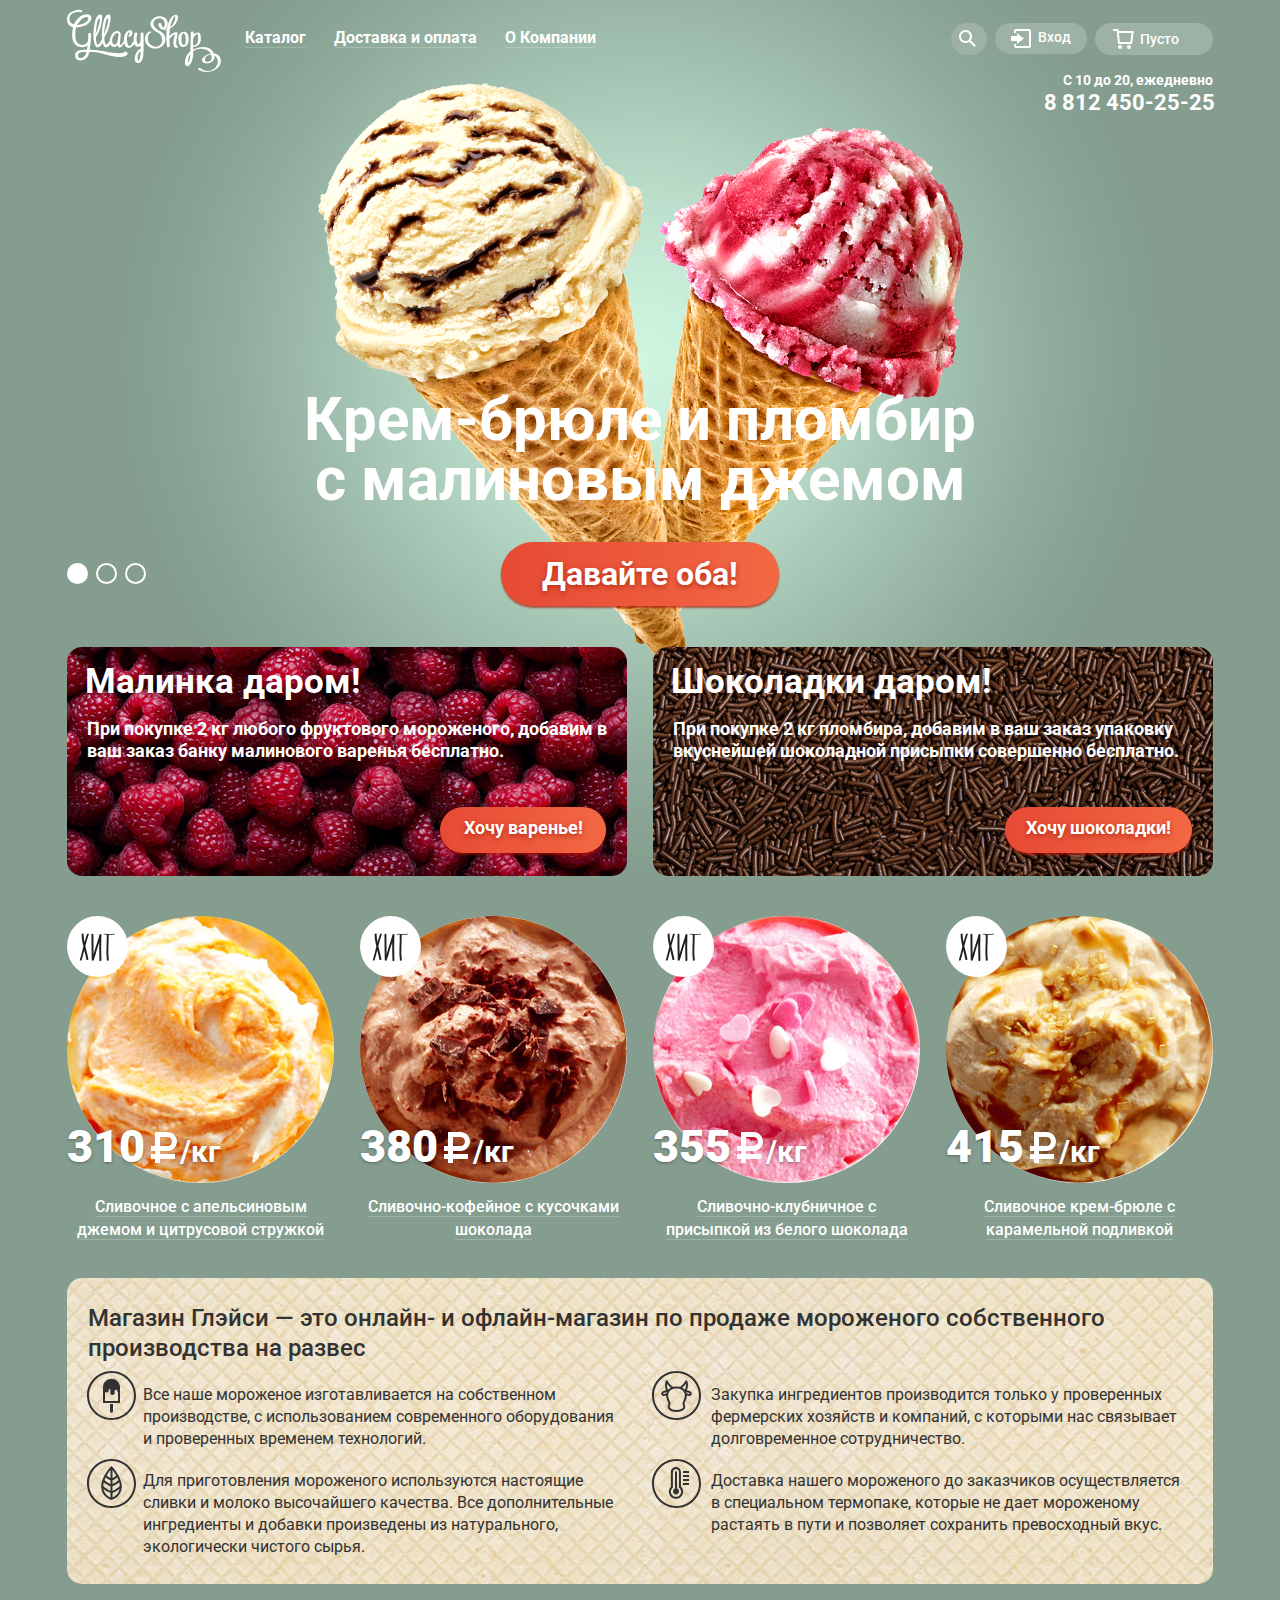
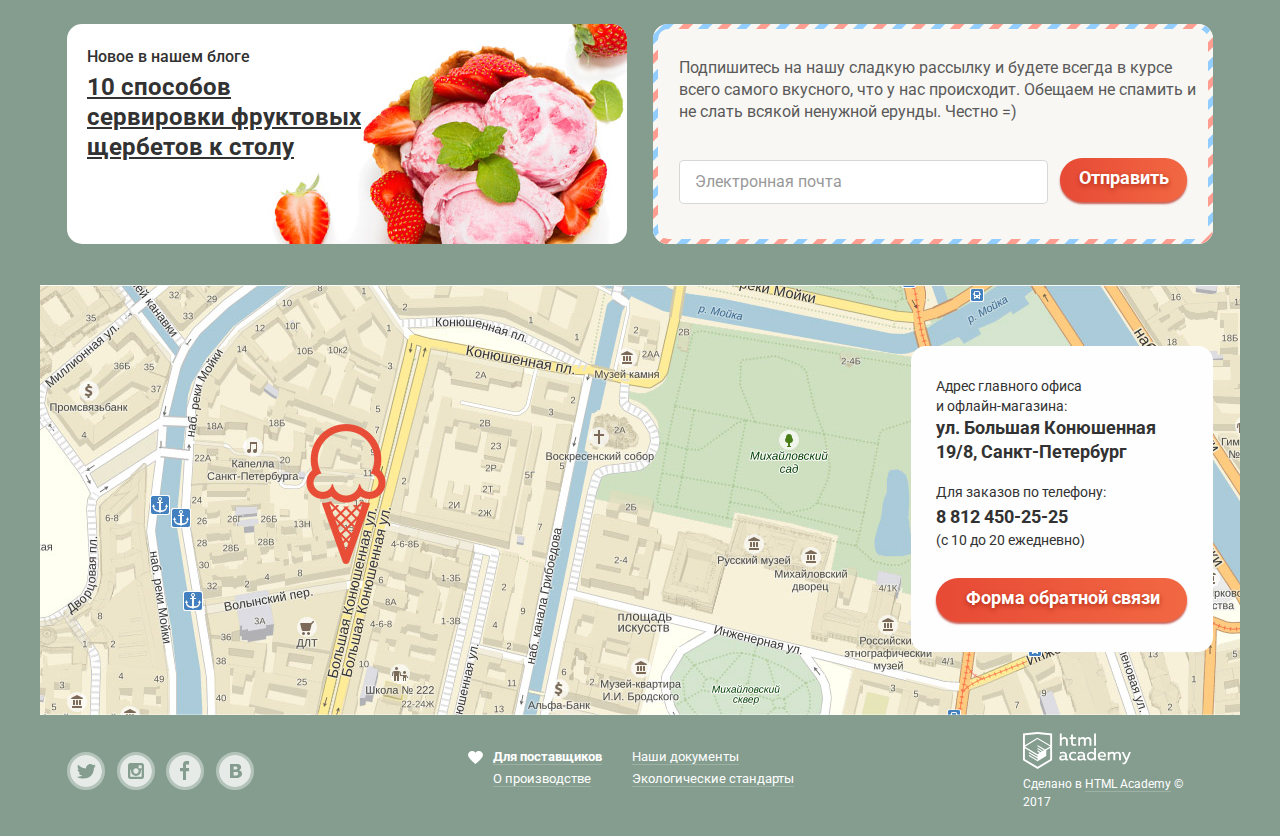
<file: index.html>
<!DOCTYPE html>
<html lang="ru">
    <head>
        <meta charset="utf-8">
        <title>HTML Academy: Глейси</title>
        <link href="https://fonts.googleapis.com/css?family=Roboto:400,500,700&amp;subset=cyrillic" rel="stylesheet">
        <link href="css/normalize.min.css" rel="stylesheet">
        <link href="css/style.min.css" rel="stylesheet">
    </head>
    <body>
        <input class="visually-hidden" type="radio" id="product-1" name="toggle" checked>
        <input class="visually-hidden" type="radio" id="product-2" name="toggle">
        <input class="visually-hidden" type="radio" id="product-3" name="toggle">

        <div class="site-wrapper">

            <header class="main-header container">
                <nav class="main-navigation">
                    <a class="main-logo">
                        <img src="img/logo.svg" width="154" height="64" alt="Логотип магазина Глэйси">
                    </a>
                    <ul class="site-navigation">
                        <li>
                            <a href="#">Каталог</a>
                            <ul class="sub-menu">
                                <li class="sub-menu-special"><a href="news.html">Новинки</a></li>
                                <li><a href="catalog.html">Сливочное</a></li>
                                <li><a href="sherbet.html">Щербеты</a></li>
                                <li><a href="fruit-ice.html">Фруктовый лед</a></li>
                                <li><a href="melorin.html">Мелорин</a></li>
                            </ul>
                        </li>
                        <li><a href="delivery.html">Доставка и оплата</a></li>
                        <li><a href="about-us.html">О Компании</a></li>
                    </ul>
                    <ul class="user-navigation">
                        <li class="header-search">
                            <div class="modal-title">
                                <a class="modal-title-link" href="search.html">
                                    <svg version="1.1" xmlns="http://www.w3.org/2000/svg" xmlns:xlink="http://www.w3.org/1999/xlink" x="0px" y="0px" width="17px" height="17px" viewBox="0 0 17 17" enable-background="new 0 0 17 17" xml:space="preserve">
                                        <g id="Layer_search">
                                            <path fill="#FFFFFF" d="M16.958,15.527L11.75,10.32C12.533,9.247,13,7.93,13,6.5C13,2.91,10.09,0,6.5,0S0,2.91,0,6.5
                                            S2.91,13,6.5,13c1.438,0,2.763-0.473,3.839-1.263l5.205,5.204L16.958,15.527z M6.5,11C4.019,11,2,8.981,2,6.5S4.019,2,6.5,2
                                            S11,4.019,11,6.5S8.981,11,6.5,11z"/>
                                        </g>
                                    </svg>
                                    <span class="visually-hidden">Поиск</span>
                                </a>
                            </div>
                            <div class="modal modal-search">
                                <form class="search-form" action="https://echo.htmlacademy.ru" method="get">
                                    <label class="visually-hidden" for="search-field">Форма поиска</label>
                                    <input type="search" name="search" id="search-field" placeholder="Что ищем?">
                                </form>
                            </div>
                        </li>

                        <li class="header-login">
                            <div class="modal-title">
                                <a class="modal-title-link" href="login.html">
                                    <svg version="1.1" id="Layer_login" xmlns="http://www.w3.org/2000/svg" xmlns:xlink="http://www.w3.org/1999/xlink" x="0px" y="0px" width="21px" height="19px" viewBox="0 0 21 19" enable-background="new 0 0 21 19" xml:space="preserve">
                                        <g>
                                            <polygon fill="#FFFFFF" points="6,14.875 12.917,9.5 6,4.125 6,7.042 -0.042,7.042 -0.042,11.959 6,11.959     "/>
                                            <path fill="#FFFFFF" d="M18,0H5C3.9,0,3,0.9,3,2v2h2V2h13v15H5v-2H3v2c0,1.1,0.9,2,2,2h13c1.1,0,2-0.9,2-2V2C20,0.9,19.1,0,18,0z"
                                            />
                                        </g>
                                    </svg>
                                    <span>Вход</span>
                                </a>
                            </div>
                            <div class="modal modal-login">
                                <form class="login-form" action="https://echo.htmlacademy.ru" method="post">
                                    <p>
                                        <label class="visually-hidden" for="login-email">Электронная почта</label>
                                        <input type="email" name="email" id="login-email" placeholder="Электронная почта">
                                    </p>
                                    <p>
                                        <label class="visually-hidden" for="login-password">Пароль</label>
                                        <input type="password" name="password" id="login-password" placeholder="Пароль">
                                    </p>

                                    <div class="login-actions">
                                        <button class="btn" type="submit">Войти</button>

                                        <p class="user-help">
                                            <a class="user-help-link" href="retrivepassword.html">Забыли пароль?</a>
                                            <a class="user-help-link" href="register.html">Новая регистрация</a>
                                        </p>
                                    </div>
                                </form>
                            </div>
                        </li>

                        <li class="header-cart">
                            <div class="modal-title">
                                <a href="cart.html" aria-label="Корзина">Пусто</a>
                            </div>
                        </li>
                    </ul>

                </nav>
                <div class="header-contacts">
                    <p class="working-time">С 10 до 20, ежедневно</p>
                    <p class="phone-number">8 812 450-25-25</p>
                </div>
            </header>

            <main>
                <div class="container">
                    <section class="main-slider">
                        <h2 class="visually-hidden">Слайдер переключения фонов</h2>

                        <div class="slider-controls">
                            <label for="product-1">Первый</label>
                            <label for="product-2">Второй</label>
                            <label for="product-3">Третий</label>
                        </div>

                        <ul class="slider-list">
                            <li class="slide" id="slide1">
                                <b>Крем-брюле и пломбир с малиновым джемом</b>
                                <a class="btn main-button" href="catalog-item-1.html">Давайте оба!</a>
                            </li>

                            <li class="slide" id="slide2">
                                <b>Шоколадный пломбир и лимонный сорбет</b>
                                <a class="btn slide-button" href="catalog-item-2.html">Давайте оба!</a>
                            </li>

                            <li class="slide" id="slide3">
                                <b>Пломбир с помадкой и клубничный щербет</b>
                                <a class="btn main-button" href="catalog-item-3.html">Давайте оба!</a>
                            </li>
                        </ul>
                    </section>

                    <section class="sales">
                        <h2 class="visually-hidden">Специальные предложения</h2>
                        <article class="sales-item sales-raspberry">
                            <h3>Малинка даром!</h3>
                            <p>При покупке 2 кг любого фруктового мороженого, добавим в ваш заказ банку малинового варенья бесплатно.</p>
                            <a class="btn" href="cart.html">Хочу варенье!</a>
                        </article>

                        <article class="sales-item sales-chocolate">
                            <h3>Шоколадки даром!</h3>
                            <p>При покупке 2 кг пломбира, добавим в ваш заказ упаковку вкуснейшей шоколадной присыпки совершенно бесплатно.</p>
                            <a class="btn btn-chocolate" href="cart.html">Хочу шоколадки!</a>
                        </article>
                    </section>

                    <section class="catalog">
                        <h2 class="visually-hidden">Хиты продаж</h2>
                        <ul class="catalog-list">
                            <li class="catalog-item">
                                <div class="wrapper-catalog">
                                    <figure class="catalog-item-image">
                                        <img src="img/product-1.jpg" width="267" height="267" alt="Сливочное с апельсиновым джемом и цитрусовой стружкой">
                                    </figure>
                                    <p class="catalog-item-price">
                                        <b>310<span class="visually-hidden">руб.</span></b>
                                        <svg xmlns="http://www.w3.org/2000/svg" width="31" height="36" viewBox="0 0 31 36"><path fill="#FFF" d="M11 21h7.451c5.247 0 9.5-4.253 9.5-9.5S23.698 2 18.451 2H6v14H2v5h4v3H2v5h4v4h5v-4h15v-5H11v-3zm0-14h7.451v-.03a4.53 4.53 0 0 1 0 9.06V16H11V7z"/></svg>
                                        <span>/кг</span>
                                    </p>
                                    <h3 class="catalog-title">
                                        <a href="catalog-item.html">Сливочное с апельсиновым джемом и цитрусовой стружкой</a>
                                    </h3>
                                    <a class="btn" href="catalog-item.html">Быстрый просмотр</a>
                                </div>
                            </li>

                            <li class="catalog-item">
                                <div class="wrapper-catalog">
                                    <figure class="catalog-item-image">
                                        <img src="img/product-2.jpg" width="267" height="267" alt="Сливочно-кофейное с кусочками шоколада">
                                    </figure>
                                    <p class="catalog-item-price">
                                        <b>380<span class="visually-hidden">руб.</span></b>
                                        <svg xmlns="http://www.w3.org/2000/svg" width="31" height="36" viewBox="0 0 31 36"><path fill="#FFF" d="M11 21h7.451c5.247 0 9.5-4.253 9.5-9.5S23.698 2 18.451 2H6v14H2v5h4v3H2v5h4v4h5v-4h15v-5H11v-3zm0-14h7.451v-.03a4.53 4.53 0 0 1 0 9.06V16H11V7z"/></svg>
                                        <span>/кг</span>
                                    </p>
                                    <h3 class="catalog-title">
                                        <a href="catalog-item.html">Сливочно-кофейное с кусочками шоколада</a>
                                    </h3>
                                    <a class="btn" href="catalog-item.html">Быстрый просмотр</a>
                                </div>
                            </li>

                            <li class="catalog-item">
                                <div class="wrapper-catalog">
                                    <figure class="catalog-item-image">
                                        <img src="img/product-3.jpg" width="267" height="267" alt="Сливочно-клубничное с присыпкой из белого шоколада">
                                    </figure>
                                    <p class="catalog-item-price">
                                        <b>355<span class="visually-hidden">руб.</span></b>
                                        <svg xmlns="http://www.w3.org/2000/svg" width="31" height="36" viewBox="0 0 31 36"><path fill="#FFF" d="M11 21h7.451c5.247 0 9.5-4.253 9.5-9.5S23.698 2 18.451 2H6v14H2v5h4v3H2v5h4v4h5v-4h15v-5H11v-3zm0-14h7.451v-.03a4.53 4.53 0 0 1 0 9.06V16H11V7z"/></svg>
                                        <span>/кг</span>
                                    </p>
                                    <h3 class="catalog-title">
                                        <a href="catalog-item.html">Сливочно-клубничное с присыпкой из белого шоколада</a>
                                    </h3>
                                    <a class="btn" href="catalog-item.html">Быстрый просмотр</a>
                                </div>
                            </li>

                            <li class="catalog-item">
                                <div class="wrapper-catalog">
                                    <figure class="catalog-item-image">
                                        <img src="img/product-4.jpg" width="267" height="267" alt="Сливочное крем-брюле с карамельной подливкой">
                                    </figure>
                                    <p class="catalog-item-price">
                                        <b>415<span class="visually-hidden">руб.</span></b>
                                        <svg xmlns="http://www.w3.org/2000/svg" width="31" height="36" viewBox="0 0 31 36"><path fill="#FFF" d="M11 21h7.451c5.247 0 9.5-4.253 9.5-9.5S23.698 2 18.451 2H6v14H2v5h4v3H2v5h4v4h5v-4h15v-5H11v-3zm0-14h7.451v-.03a4.53 4.53 0 0 1 0 9.06V16H11V7z"/></svg>
                                        <span>/кг</span>
                                    </p>
                                    <h3 class="catalog-title">
                                        <a href="catalog-item.html">Сливочное крем-брюле с карамельной подливкой</a>
                                    </h3>
                                    <a class="btn" href="catalog-item.html">Быстрый просмотр</a>
                                </div>
                            </li>
                        </ul>
                    </section>

                    <section class="features">
                        <h1>Магазин Глэйси &mdash; это онлайн- и офлайн-магазин по продаже мороженого собственного производства на развес</h1>
                        <ul class="features-list">
                            <li class="features-item features-icecream">
                                Все наше мороженое изготавливается на собственном производстве, с использованием современного оборудования и проверенных временем технологий.
                            </li>
                            <li class="features-item features-cow">
                                Закупка ингредиентов производится только у проверенных фермерских хозяйств и компаний, с которыми нас связывает долговременное сотрудничество.
                            </li>
                            <li class="features-item features-leaf">
                                Для приготовления мороженого используются настоящие сливки и молоко высочайшего качества. Все дополнительные ингредиенты и добавки произведены из натурального, экологически чистого сырья.
                            </li>
                            <li class="features-item features-therm">
                                Доставка нашего мороженого до заказчиков осуществляется в специальном термопаке, которые не дает мороженому растаять в пути и позволяет сохранить превосходный вкус.
                            </li>
                        </ul>
                    </section>

                    <div class="index-columns">
                        <article class="news">
                            <h2>Новое в нашем блоге</h2>
                            <h3 class="news-title"><a href="10-ways-to-serve-sherbets.html">10 способов сервировки фруктовых щербетов к столу</a></h3>
                        </article>

                        <section class="subscribe">
                            <div class="subscribe-form-baground">
                                <h2 class="visually-hidden">Форма подписки</h2>
                                <p>Подпишитесь на нашу сладкую рассылку и будете всегда в курсе всего самого вкусного, что у нас происходит. Обещаем не спамить и не слать всякой ненужной ерунды. Честно =)</p>
                                <form class="subscribe-form" action="https://echo.htmlacademy.ru" method="post">
                                    <label class="visually-hidden subscribe-form-field" for="subscribtion-email">Электронная почта</label>
                                    <input type="email" id="subscribtion-email" name="email" placeholder="Электронная почта">
                                    <button class="btn" type="submit">Отправить</button>
                                </form>
                            </div>
                        </section>
                    </div>
                </div>

                <section class="map">
                    <h2 class="visually-hidden">Карта проезда</h2>
                    <iframe src="https://yandex.ru/map-widget/v1/-/CBexZYXGKD"></iframe>
                    <p class="map-image">
                        <img src="img/map.jpg" width="1200" height="430" alt="Карта проезда">
                    </p>
                    <div class="container">
                        <div class="contacts">
                            <p class="contacts-address">
                                <span>Адрес главного офиса и офлайн-магазина:</span>
                                <b>ул. Большая Конюшенная 19/8, Санкт-Петербург</b>
                            </p>
                            <p class="contacts-phone">
                                <span>Для заказов по телефону:</span>
                                <b>8 812 450-25-25</b>
                                <i>(с 10 до 20 ежедневно)</i>
                            </p>
                            <a class="btn feedback-btn" href="contats.html">Форма обратной связи</a>
                        </div>
                    </div>
                </section>
            </main>

            <footer class="main-footer container">
                <section class="footer-social">
                    <h2 class="visually-hidden">Ссылки на сообщества в социальных сетях</h2>
                    <ul class="social-links">
                        <li>
                            <a class="social-btn" href="https://twitter.com/gllacyshop" title="Наш Твиттер">
                                <span class="visually-hidden">Твиттер</span>
                                <svg version="1.1" xmlns="http://www.w3.org/2000/svg" xmlns:xlink="http://www.w3.org/1999/xlink" x="0px" y="0px" width="32px" height="32px" viewBox="0 0 32 32" enable-background="new 0 0 32 32" xml:space="preserve">
                                    <g id="Layer_tw1">
                                    </g>
                                    <g id="Layer_tw2">
                                        <path fill="#FFFFFF" d="M16,0C7.164,0,0,7.164,0,16c0,8.837,7.164,16,16,16c8.837,0,16-7.163,16-16C32,7.164,24.837,0,16,0z
                                        M23.944,12.809c-0.251,6.516-3.463,10.832-10.992,10.702c-0.14,0-0.205,0-0.233,0c-0.015,0-0.021,0-0.021,0
                                        c-0.029,0-0.094,0-0.232,0c-0.447,0-4.543-0.443-5.344-1.823c2.479,0.19,4.247-0.406,5.12-1.136
                                        c-1.048-0.289-2.923-0.461-3.251-2.848c0.384,0.104,0.618,0.221,1.299,0.113c-1.307-0.824-2.758-1.519-2.679-3.643
                                        c0.311,0.317,1.164,0.518,1.46,0.457c-0.768-0.233-2.149-3.244-0.974-4.781c1.984,1.79,4.075,3.482,7.804,3.643
                                        c0.227-2.214,1.24-3.699,3.168-4.325c1.84-0.479,3.255,0.26,3.901,1.138c0.737-0.224,1.453-0.466,2.193-0.685
                                        c-0.004,0.833-0.569,1.463-0.935,1.709c0.747,0.165,1.423-0.475,1.423-0.475C25.467,11.818,24.557,12.58,23.944,12.809z"/>
                                    </g>
                                </svg>
                            </a>
                        </li>
                        <li>
                            <a class="social-btn" href="https://www.instagram.com/gllacyshop" title="Наш Инстаграм">
                                <span class="visually-hidden">Инстаграм</span>
                                <svg version="1.1" id="Layer_inst" xmlns="http://www.w3.org/2000/svg" xmlns:xlink="http://www.w3.org/1999/xlink" x="0px" y="0px" width="32px" height="32px" viewBox="0 0 32 32" enable-background="new 0 0 32 32" xml:space="preserve">
                                    <g>
                                        <path fill="#FFFFFF" d="M20.916,16c0,2.728-2.211,4.938-4.938,4.938S11.039,18.728,11.039,16c0-0.394,0.051-0.773,0.138-1.14
                                        h-0.897v6.838h11.396V14.86h-0.897C20.865,15.227,20.916,15.606,20.916,16z"/>
                                        <path fill="#FFFFFF" d="M15.978,18.659c1.466,0,2.659-1.193,2.659-2.659s-1.193-2.659-2.659-2.659
                                        c-1.466,0-2.659,1.193-2.659,2.659S14.511,18.659,15.978,18.659z"/>
                                        <rect x="18.637" y="10.302" fill="#FFFFFF" width="3.039" height="3.039"/>
                                        <path fill="#FFFFFF" d="M16,0C7.164,0,0,7.164,0,16c0,8.837,7.164,16,16,16c8.837,0,16-7.163,16-16C32,7.164,24.837,0,16,0z
                                        M23.955,21.698c0,1.254-1.025,2.279-2.279,2.279H10.279C9.026,23.978,8,22.952,8,21.698V10.302c0-1.253,1.026-2.279,2.279-2.279
                                        h11.396c1.254,0,2.279,1.026,2.279,2.279V21.698z"/>
                                    </g>
                                </svg>
                            </a>
                        </li>
                        <li>
                            <a class="social-btn" href="https://www.facebook.com/gllacyshop" title="Наш Фейсбук">
                                <span class="visually-hidden">Фейсбук</span>
                                <svg version="1.1" id="Layer_fb" xmlns="http://www.w3.org/2000/svg" xmlns:xlink="http://www.w3.org/1999/xlink" x="0px" y="0px" width="32px" height="32px" viewBox="0 0 32 32" enable-background="new 0 0 32 32" xml:space="preserve">
                                    <path fill="#FFFFFF" d="M16,0C7.164,0,0,7.163,0,16s7.164,16,16,16c8.837,0,16-7.164,16-16S24.837,0,16,0z M20.062,9.455h-3.021
                                    v3.444h3.021v3.445h-3.021v8.61h-3.021v-8.61H11v-3.445h3.021V9.455c0-1.902,1.353-3.445,3.021-3.445h3.021V9.455z"/>
                                </svg>
                            </a>
                        </li>
                        <li>
                            <a class="social-btn" href="https://vk.com/gllacyshop" title="Наш ВКонтакте">
                                <span class="visually-hidden">ВКонтакте</span>
                                <svg version="1.1" id="Layer_vk" xmlns="http://www.w3.org/2000/svg" xmlns:xlink="http://www.w3.org/1999/xlink" x="0px" y="0px" width="32px" height="32px" viewBox="0 0 32 32" enable-background="new 0 0 32 32" xml:space="preserve">
                                    <g>
                                        <path fill="#FFFFFF" d="M16.637,14.495c0.402-0.019,0.719-0.082,0.951-0.188c0.326-0.145,0.54-0.33,0.641-0.559
                                        c0.101-0.229,0.15-0.496,0.15-0.797c0-0.232-0.058-0.465-0.174-0.697c-0.116-0.232-0.322-0.405-0.617-0.517
                                        c-0.264-0.1-0.592-0.155-0.984-0.165c-0.392-0.009-0.943-0.014-1.652-0.014h-0.339v2.965h0.565
                                        C15.749,14.523,16.235,14.514,16.637,14.495z"/>
                                        <path fill="#FFFFFF" d="M18.118,17.084c-0.282-0.081-0.672-0.125-1.166-0.132c-0.494-0.006-1.012-0.009-1.55-0.009h-0.79v3.493
                                        h0.264c1.014,0,1.74-0.003,2.18-0.009c0.438-0.007,0.843-0.088,1.212-0.245c0.377-0.157,0.633-0.364,0.774-0.625
                                        s0.214-0.562,0.214-0.9c0-0.446-0.088-0.788-0.261-1.03C18.825,17.386,18.531,17.204,18.118,17.084z"/>
                                        <path fill="#FFFFFF" d="M16,0C7.164,0,0,7.164,0,16c0,8.837,7.164,16,16,16c8.837,0,16-7.163,16-16C32,7.164,24.837,0,16,0z
                                        M22.602,20.531c-0.273,0.533-0.646,0.976-1.124,1.327c-0.552,0.415-1.161,0.71-1.823,0.886s-1.501,0.264-2.519,0.264h-6.121V8.987
                                        h5.443c1.13,0,1.957,0.038,2.48,0.113c0.524,0.076,1.045,0.242,1.561,0.5c0.533,0.27,0.929,0.632,1.189,1.087
                                        c0.26,0.455,0.392,0.975,0.392,1.558c0,0.678-0.179,1.278-0.536,1.795c-0.358,0.518-0.863,0.92-1.517,1.208v0.075
                                        c0.917,0.182,1.642,0.559,2.179,1.13c0.537,0.571,0.807,1.325,0.807,2.261C23.013,19.392,22.875,19.997,22.602,20.531z"/>
                                    </g>
                                </svg>
                            </a>
                        </li>
                    </ul>
                </section>

                <section class="footer-menu">
                    <h2 class="visually-hidden">Дополнительное меню сайта</h2>
                    <ul class="footer-menu-list">
                        <li class="footer-menu-wrapper">
                            <p class="footer-menu-special">
                                <a href="suppliers.html">Для поставщиков</a>
                            </p>
                            <p>
                                <a href="production.html">О производстве</a>
                            </p>
                        </li>
                        <li class="footer-menu-wrapper">
                            <p>
                                <a href="documents.html">Наши документы</a>
                            </p>
                            <p>
                                <a href="eco-standards.html">Экологические стандарты</a>
                            </p>
                        </li>
                    </ul>
                </section>

                <section class="footer-copyright">
                    <h2 class="visually-hidden">О разработчике сайта</h2>
                    <a href="https://htmlacademy.ru/intensive/htmlcss">
                        <img src="img/logo-htmlacademy-small.svg" width="108" height="39" alt="Логотип HTML Academy">
                    </a>
                    <p class="footer-copyrigt-text">Сделано в <a href="https://htmlacademy.ru/intensive/htmlcss">HTML Academy</a> &copy; 2017</p>
                </section>
            </footer>

            <section class="modal modal-feedback">
                <h2>Мы обязательно вам ответим!</h2>
                <form class="feedback-form" action="https://echo.htmlacademy.ru" method="post">
                    <p>
                        <label class="visually-hidden" for="feedback-name">Ваше имя</label>
                        <input type="text" name="name" id="feedback-name" placeholder="Как вас зовут?">
                    </p>
                    <p>
                        <label class="visually-hidden" for="feedback-email">Электронная почта</label>
                        <input type="email" name="email" id="feedback-email" placeholder="Ваша почта для ответа?">
                    </p>
                    <p>
                        <label class="visually-hidden" for="feedback-message">Сообщение</label>
                        <textarea name="message" id="feedback-message" placeholder="Напишите что-нибудь..."></textarea>
                    </p>
                    <button class="btn" type="submit">Отправить</button>
                </form>
                <button class="modal-close" type="button">Закрыть</button>
            </section>
            <div class="modal-overlay"></div>
        </div>
        <script src="js/scripts.min.js"></script>
    </body>
</html>
</file>
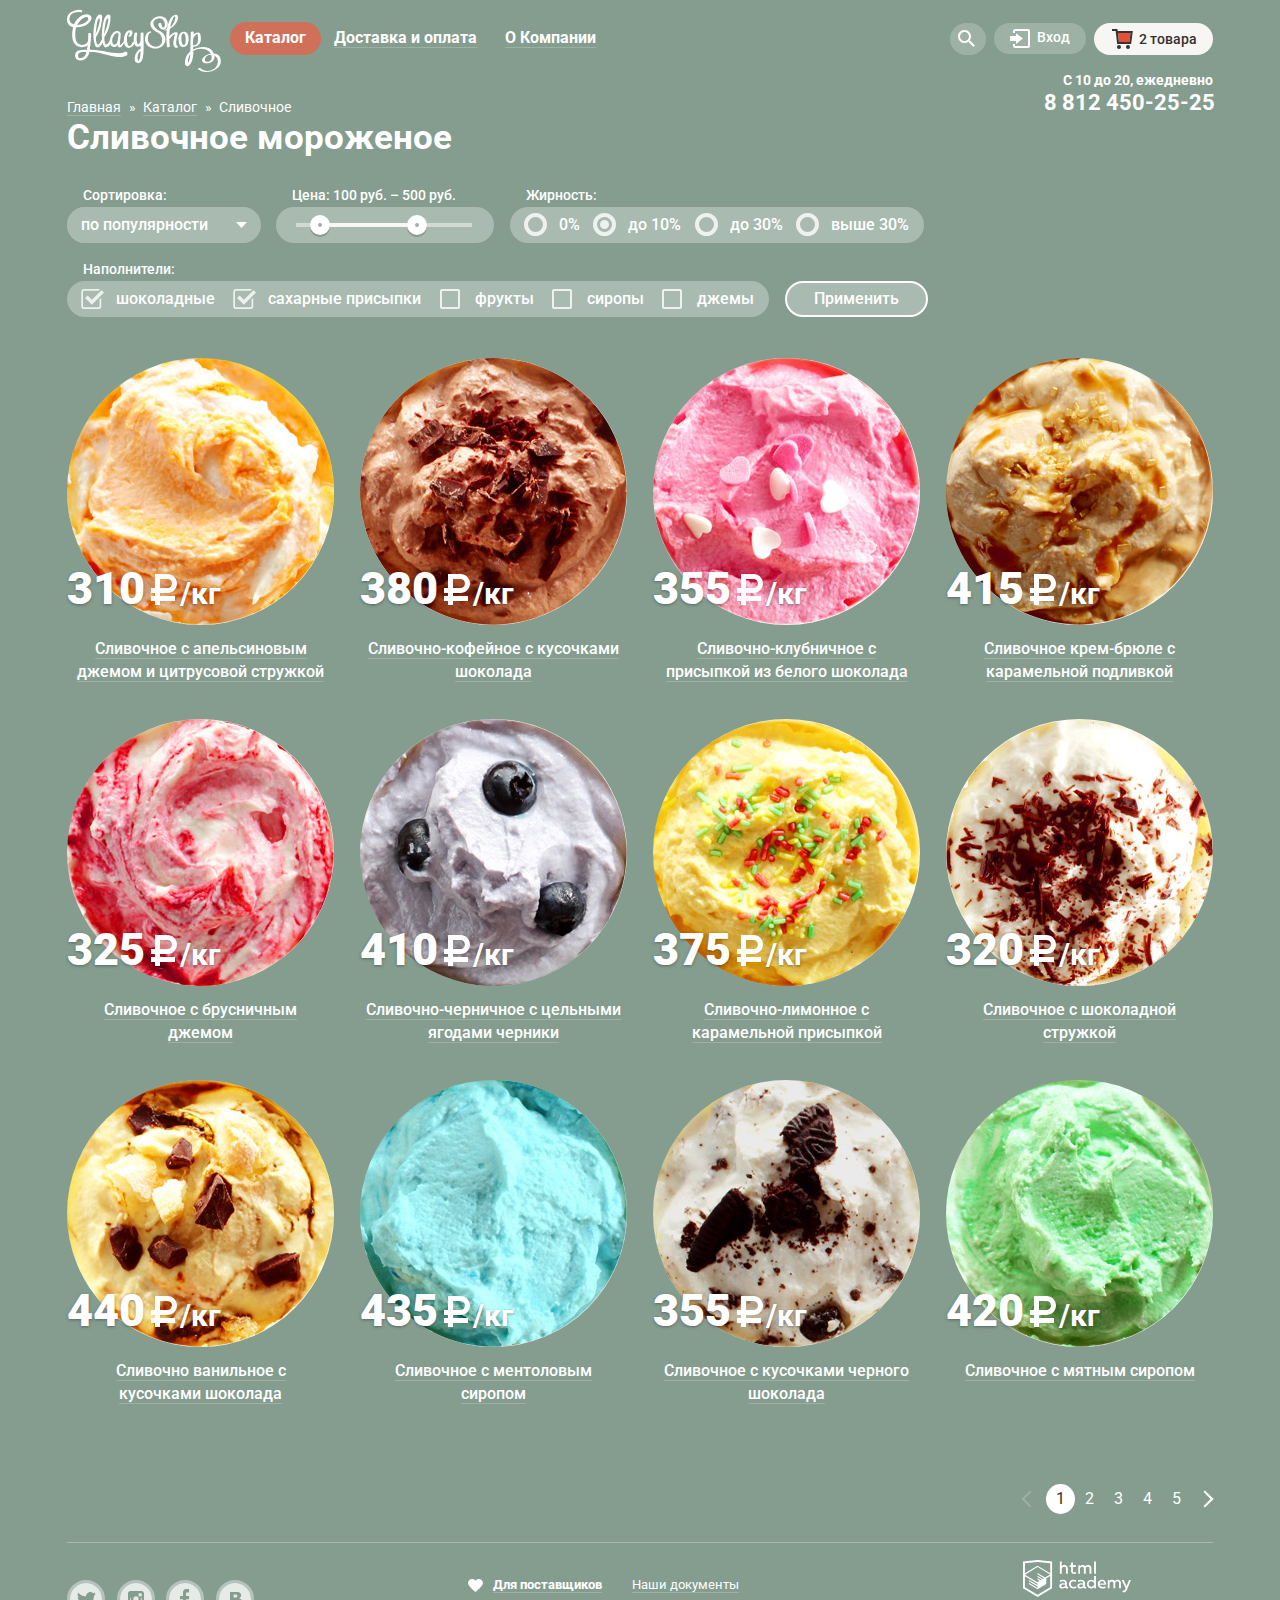
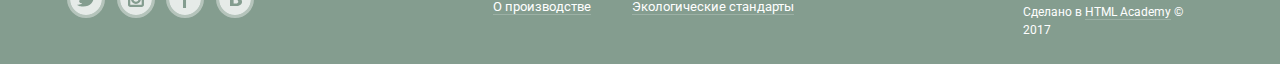
<file: catalog.html>
<!DOCTYPE html>
<html lang="ru">
    <head>
        <meta charset="utf-8">
        <title>HTML Academy: Глейси. Сливочное мороженое</title>
        <link href="https://fonts.googleapis.com/css?family=Roboto:400,500,700&amp;subset=cyrillic" rel="stylesheet">
        <link href="css/normalize.min.css" rel="stylesheet">
        <link href="css/style.min.css" rel="stylesheet">
    </head>
    <body class="inner-page container">
        <header class="main-header">
            <nav class="main-navigation">
                <a class="main-logo" href="index.html">
                    <img src="img/logo.svg" width="154" height="64" alt="Логотип магазина Глэйси">
                </a>
                <ul class="site-navigation">
                    <li class="navigation-current">
                        <a href="#">Каталог</a>
                        <ul class="sub-menu">
                            <li class="sub-menu-special"><a href="news.html">Новинки</a></li>
                            <li class="navigation-current"><a class="not-active" href="catalog.html">Сливочное</a></li>
                            <li><a href="sherbet.html">Щербеты</a></li>
                            <li><a href="fruit-ice.html">Фруктовый лед</a></li>
                            <li><a href="melorin.html">Мелорин</a></li>
                        </ul>
                    </li>
                    <li><a href="delivery.html">Доставка и оплата</a></li>
                    <li><a href="about-us.html">О Компании</a></li>
                </ul>
                <ul class="user-navigation">
                    <li class="header-search">
                        <div class="modal-title">
                            <a class="modal-title-link" href="search.html"><span class="visually-hidden">Поиск</span>
                                <svg version="1.1" xmlns="http://www.w3.org/2000/svg" xmlns:xlink="http://www.w3.org/1999/xlink" x="0px" y="0px" width="17px" height="17px" viewBox="0 0 17 17" enable-background="new 0 0 17 17" xml:space="preserve">
                                    <g id="Layer_search">
                                        <path fill="#FFFFFF" d="M16.958,15.527L11.75,10.32C12.533,9.247,13,7.93,13,6.5C13,2.91,10.09,0,6.5,0S0,2.91,0,6.5
                                        S2.91,13,6.5,13c1.438,0,2.763-0.473,3.839-1.263l5.205,5.204L16.958,15.527z M6.5,11C4.019,11,2,8.981,2,6.5S4.019,2,6.5,2
                                        S11,4.019,11,6.5S8.981,11,6.5,11z"/>
                                    </g>
                                </svg>
                            </a>
                        </div>
                        <div class="modal modal-search">
                            <form class="search-form" action="https://echo.htmlacademy.ru" method="get">
                                <label class="visually-hidden" for="search-field">Форма поиска</label>
                                <input type="search" name="search" id="search-field" placeholder="Что ищем?">
                            </form>
                        </div>
                    </li>

                    <li class="header-login">
                        <div class="modal-title">
                            <a class="modal-title-link" href="login.html">
                                <svg version="1.1" id="Layer_login" xmlns="http://www.w3.org/2000/svg" xmlns:xlink="http://www.w3.org/1999/xlink" x="0px" y="0px" width="21px" height="19px" viewBox="0 0 21 19" enable-background="new 0 0 21 19" xml:space="preserve">
                                    <g>
                                        <polygon fill="#FFFFFF" points="6,14.875 12.917,9.5 6,4.125 6,7.042 -0.042,7.042 -0.042,11.959 6,11.959     "/>
                                        <path fill="#FFFFFF" d="M18,0H5C3.9,0,3,0.9,3,2v2h2V2h13v15H5v-2H3v2c0,1.1,0.9,2,2,2h13c1.1,0,2-0.9,2-2V2C20,0.9,19.1,0,18,0z"
                                        />
                                    </g>
                                </svg>
                                <span>Вход</span>
                            </a>
                        </div>
                        <div class="modal modal-login">
                            <form class="login-form" action="https://echo.htmlacademy.ru" method="post">
                                <p>
                                    <label class="visually-hidden" for="login-email">Электронная почта</label>
                                    <input type="email" name="email" id="login-email" placeholder="Электронная почта">
                                </p>
                                <p>
                                    <label class="visually-hidden" for="login-password">Пароль</label>
                                    <input type="password" name="password" id="login-password" placeholder="Пароль">
                                </p>
                                <div class="login-actions">
                                    <button class="btn" type="submit">Войти</button>

                                    <p class="user-help">
                                        <a class="user-help-link" href="retrivepassword.html">Забыли пароль?</a>
                                        <a class="user-help-link" href="register.html">Новая регистрация</a>
                                    </p>
                                </div>
                            </form>
                        </div>
                    </li>

                    <li class="header-cart header-cart-full">
                        <div class="modal-title">
                            <a href="cart.html" aria-label="Корзина">2 товара</a>
                        </div>
                        <div class="modal modal-cart">
                            <table class="modal-cart-list">
                                <tr class="modal-cart-item">
                                    <td><button class="delete-item" type="button"><span class="visually-hidden">Удалить</span></button></td>
                                    <td class="item-in-the-cart first-item">Пломбир с апельсиновым джемом</td>
                                    <td>1,5 кг х <span>200 руб.</span></td>
                                    <td>300 руб.</td>
                                </tr>
                                <tr class="modal-cart-item">
                                    <td><button class="delete-item" type="button"><span class="visually-hidden">Удалить</span></button></td>
                                    <td class="item-in-the-cart second-item">Клубничный пломбир с присыпкой  из белого шоколада</td>
                                    <td>1,5 кг х <span>300 руб.</span></td>
                                    <td>450 руб.</td>
                                </tr>
                            </table>
                            <span class="cart-price">Итого: 750 руб.</span>
                            <a class="btn" href="cart.html">Оформить заказ</a>
                        </div>
                    </li>
                </ul>
            </nav>

            <div class="header-contacts">
                <p class="working-time">С 10 до 20, ежедневно</p>
                <p class="phone-number">8 812 450-25-25</p>
            </div>
        </header>

        <main>

            <ul class="breadcrumbs">
                <li class="breadcrumb-item"><a href="index.html">Главная</a></li>
                <li class="breadcrumb-item"><a href="catalog-all.html">Каталог</a></li>
                <li class="breadcrumb-item breadcrumb-current">Сливочное</li>
            </ul>

            <h1>Сливочное мороженое</h1>

            <section class="filters">
                <h2 class="visually-hidden">Фильтр товаров</h2>
                <form class="filter" action="https://echo.htmlacademy.ru" method="get">
                    <fieldset class="filter-popular">
                        <legend>Сортировка:</legend>
                        <label class="visually-hidden" for="filter-sorting">Сортировка:</label>
                        <div class="filter-field">
                            <select name="sorting" id="filter-sorting">
                                <option value="popular" selected>по популярности</option>
                                <option value="cheap-first">сначала недорогие</option>
                                <option value="expensive-first">сначала дорогие</option>
                                <option value="fat-content">по жирности</option>
                            </select>
                        </div>
                    </fieldset>

                    <fieldset class="filter-price">
                        <legend>Цена: 100 руб. – 500 руб.</legend>
                        <div class="filter-field">
                            <div class="range-controls">
                                <div class="scale">
                                    <div class="bar"></div>
                                </div>
                                <div class="range-toggle range-toggle-min"></div>
                                <div class="range-toggle range-toggle-max"></div>
                            </div>
                        </div>
                    </fieldset>

                    <fieldset class="filter-fat">
                        <legend>Жирность:</legend>
                        <ul class="filter-field">
                            <li class="filter-option">
                                <label class="filter-radio">
                                    <input class="visually-hidden filter-input filter-input-radio" type="radio" name="fat-content-group" value="0" id="filter-fat-free">
                                    <span class="radio-indicator"></span>
                                    0%
                                </label>
                            </li>

                            <li class="filter-option">
                                <label class="filter-radio">
                                    <input class="visually-hidden filter-input filter-input-radio" type="radio" name="fat-content-group" value="less-10" id="filter-fat-less-10" checked>
                                    <span class="radio-indicator"></span>
                                    до 10%
                                </label>
                            </li>

                            <li class="filter-option">
                                <label class="filter-radio">
                                    <input class="visually-hidden filter-input filter-input-radio" type="radio" name="fat-content-group" value="less-30" id="filter-fat-less-30">
                                    <span class="radio-indicator"></span>
                                    до 30%
                                </label>
                            </li>

                            <li class="filter-option">
                                <label class="filter-radio">
                                    <input class="visually-hidden filter-input filter-input-radio" type="radio" name="fat-content-group" value="more-30" id="filter-fat-more-30">
                                    <span class="radio-indicator"></span>
                                    выше 30%
                                </label>
                            </li>
                        </ul>
                    </fieldset>

                    <fieldset class="filter-fillers">
                        <legend>Наполнители:</legend>
                        <ul class="filter-field">
                            <li class="filter-option">
                                <label class="filter-checkbox">
                                    <input class="visually-hidden filter-input filter-input-checkbox" type="checkbox" name="chocolate" id="filter-chocolate" checked>
                                    <span class="checkbox-indicator"></span>
                                    шоколадные
                                </label>
                            </li>

                            <li class="filter-option">
                                <label class="filter-checkbox">
                                    <input class="visually-hidden filter-input filter-input-checkbox" type="checkbox" name="sugar" id="filter-sugar" checked>
                                    <span class="checkbox-indicator"></span>
                                    сахарные присыпки
                                </label>
                            </li>

                            <li class="filter-option">
                                <label class="filter-checkbox">
                                    <input class="visually-hidden filter-input filter-input-checkbox" type="checkbox" name="fruit" id="filter-fruit">
                                    <span class="checkbox-indicator"></span>
                                    фрукты
                                </label>
                            </li>

                            <li class="filter-option">
                                <label class="filter-checkbox">
                                    <input class="visually-hidden filter-input filter-input-checkbox" type="checkbox" name="sirup" id="filter-sirup">
                                    <span class="checkbox-indicator"></span>
                                    сиропы
                                </label>
                            </li>

                            <li class="filter-option">
                                <label class="filter-checkbox">
                                    <input class="visually-hidden filter-input filter-input-checkbox" type="checkbox" name="jams" id="filter-jams">
                                    <span class="checkbox-indicator"></span>
                                    джемы
                                </label>
                            </li>
                        </ul>
                    </fieldset>

                    <button type="submit" class="filter-button">Применить</button>
                </form>
            </section>

            <section class="catalog">
                <h2 class="visually-hidden">Каталог сливочного мороженого</h2>

                <ul class="catalog-list">
                    <li class="catalog-item">
                        <div class="wrapper-catalog">
                            <figure class="catalog-item-image">
                                <img src="img/product-1.jpg" width="267" height="267" alt="Сливочное с апельсиновым джемом и цитрусовой стружкой">
                            </figure>
                            <p class="catalog-item-price">
                                <b>310<span class="visually-hidden">руб.</span></b>
                                <svg xmlns="http://www.w3.org/2000/svg" width="31" height="36" viewBox="0 0 31 36"><path fill="#FFF" d="M11 21h7.451c5.247 0 9.5-4.253 9.5-9.5S23.698 2 18.451 2H6v14H2v5h4v3H2v5h4v4h5v-4h15v-5H11v-3zm0-14h7.451v-.03a4.53 4.53 0 0 1 0 9.06V16H11V7z"/></svg>
                                <span>/кг</span>
                            </p>
                            <h3 class="catalog-title">
                                <a href="catalog-item.html">Сливочное с апельсиновым джемом и цитрусовой стружкой</a>
                            </h3>
                            <a class="btn" href="catalog-item.html">Быстрый просмотр</a>
                        </div>
                    </li>

                    <li class="catalog-item">
                        <div class="wrapper-catalog">
                            <figure class="catalog-item-image">
                                <img src="img/product-2.jpg" width="267" height="267" alt="Сливочно-кофейное с кусочками шоколада">
                            </figure>
                            <p class="catalog-item-price">
                                <b>380<span class="visually-hidden">руб.</span></b>
                                <svg xmlns="http://www.w3.org/2000/svg" width="31" height="36" viewBox="0 0 31 36"><path fill="#FFF" d="M11 21h7.451c5.247 0 9.5-4.253 9.5-9.5S23.698 2 18.451 2H6v14H2v5h4v3H2v5h4v4h5v-4h15v-5H11v-3zm0-14h7.451v-.03a4.53 4.53 0 0 1 0 9.06V16H11V7z"/></svg>
                                <span>/кг</span>
                            </p>
                            <h3 class="catalog-title">
                                <a href="catalog-item.html">Сливочно-кофейное с кусочками шоколада</a>
                            </h3>
                            <a class="btn" href="catalog-item.html">Быстрый просмотр</a>
                        </div>
                    </li>

                    <li class="catalog-item">
                        <div class="wrapper-catalog">
                            <figure class="catalog-item-image">
                                <img src="img/product-3.jpg" width="267" height="267" alt="Сливочно-клубничное с присыпкой из белого шоколада">
                            </figure>
                            <p class="catalog-item-price">
                                <b>355<span class="visually-hidden">руб.</span></b>
                                <svg xmlns="http://www.w3.org/2000/svg" width="31" height="36" viewBox="0 0 31 36"><path fill="#FFF" d="M11 21h7.451c5.247 0 9.5-4.253 9.5-9.5S23.698 2 18.451 2H6v14H2v5h4v3H2v5h4v4h5v-4h15v-5H11v-3zm0-14h7.451v-.03a4.53 4.53 0 0 1 0 9.06V16H11V7z"/></svg>
                                <span>/кг</span>
                            </p>
                            <h3 class="catalog-title">
                                <a href="catalog-item.html">Сливочно-клубничное с присыпкой из белого шоколада</a>
                            </h3>
                            <a class="btn" href="catalog-item.html">Быстрый просмотр</a>
                        </div>
                    </li>

                    <li class="catalog-item">
                        <div class="wrapper-catalog">
                            <figure class="catalog-item-image">
                                <img src="img/product-4.jpg" width="267" height="267" alt="Сливочное крем-брюле с карамельной подливкой">
                            </figure>
                            <p class="catalog-item-price">
                                <b>415<span class="visually-hidden">руб.</span></b>
                                <svg xmlns="http://www.w3.org/2000/svg" width="31" height="36" viewBox="0 0 31 36"><path fill="#FFF" d="M11 21h7.451c5.247 0 9.5-4.253 9.5-9.5S23.698 2 18.451 2H6v14H2v5h4v3H2v5h4v4h5v-4h15v-5H11v-3zm0-14h7.451v-.03a4.53 4.53 0 0 1 0 9.06V16H11V7z"/></svg>
                                <span>/кг</span>
                            </p>
                            <h3 class="catalog-title">
                                <a href="catalog-item.html">Сливочное крем-брюле с карамельной подливкой</a>
                            </h3>
                            <a class="btn" href="catalog-item.html">Быстрый просмотр</a>
                        </div>
                    </li>

                    <li class="catalog-item">
                        <div class="wrapper-catalog">
                            <figure class="catalog-item-image">
                                <img src="img/product-5.jpg" width="267" height="267" alt="Сливочное с брусничным джемом">
                            </figure>
                            <p class="catalog-item-price">
                                <b>325<span class="visually-hidden">руб.</span></b>
                                <svg xmlns="http://www.w3.org/2000/svg" width="31" height="36" viewBox="0 0 31 36"><path fill="#FFF" d="M11 21h7.451c5.247 0 9.5-4.253 9.5-9.5S23.698 2 18.451 2H6v14H2v5h4v3H2v5h4v4h5v-4h15v-5H11v-3zm0-14h7.451v-.03a4.53 4.53 0 0 1 0 9.06V16H11V7z"/></svg>
                                <span>/кг</span>
                            </p>
                            <h3 class="catalog-title">
                                <a href="catalog-item.html">Сливочное с брусничным джемом</a>
                            </h3>
                            <a class="btn" href="catalog-item.html">Быстрый просмотр</a>
                        </div>
                    </li>

                    <li class="catalog-item">
                        <div class="wrapper-catalog">
                            <figure class="catalog-item-image">
                                <img src="img/product-6.jpg" width="267" height="267" alt="Сливочно-черничное с цельными ягодами черники">
                            </figure>
                            <p class="catalog-item-price">
                                <b>410<span class="visually-hidden">руб.</span></b>
                                <svg xmlns="http://www.w3.org/2000/svg" width="31" height="36" viewBox="0 0 31 36"><path fill="#FFF" d="M11 21h7.451c5.247 0 9.5-4.253 9.5-9.5S23.698 2 18.451 2H6v14H2v5h4v3H2v5h4v4h5v-4h15v-5H11v-3zm0-14h7.451v-.03a4.53 4.53 0 0 1 0 9.06V16H11V7z"/></svg>
                                <span>/кг</span>
                            </p>
                            <h3 class="catalog-title">
                                <a href="catalog-item.html">Сливочно-черничное с цельными ягодами черники</a>
                            </h3>
                            <a class="btn" href="catalog-item.html">Быстрый просмотр</a>
                        </div>
                    </li>

                    <li class="catalog-item">
                        <div class="wrapper-catalog">
                            <figure class="catalog-item-image">
                                <img src="img/product-7.jpg" width="267" height="267" alt="Сливочно-лимонное с карамельной присыпкой">
                            </figure>
                            <p class="catalog-item-price">
                                <b>375<span class="visually-hidden">руб.</span></b>
                                <svg xmlns="http://www.w3.org/2000/svg" width="31" height="36" viewBox="0 0 31 36"><path fill="#FFF" d="M11 21h7.451c5.247 0 9.5-4.253 9.5-9.5S23.698 2 18.451 2H6v14H2v5h4v3H2v5h4v4h5v-4h15v-5H11v-3zm0-14h7.451v-.03a4.53 4.53 0 0 1 0 9.06V16H11V7z"/></svg>
                                <span>/кг</span>
                            </p>
                            <h3 class="catalog-title">
                                <a href="catalog-item.html">Сливочно-лимонное с карамельной присыпкой</a>
                            </h3>
                            <a class="btn" href="catalog-item.html">Быстрый просмотр</a>
                        </div>
                    </li>

                    <li class="catalog-item">
                        <div class="wrapper-catalog">
                            <figure class="catalog-item-image">
                                <img src="img/product-8.jpg" width="267" height="267" alt="Сливочное с шоколадной стружкой">
                            </figure>
                            <p class="catalog-item-price">
                                <b>320<span class="visually-hidden">руб.</span></b>
                                <svg xmlns="http://www.w3.org/2000/svg" width="31" height="36" viewBox="0 0 31 36"><path fill="#FFF" d="M11 21h7.451c5.247 0 9.5-4.253 9.5-9.5S23.698 2 18.451 2H6v14H2v5h4v3H2v5h4v4h5v-4h15v-5H11v-3zm0-14h7.451v-.03a4.53 4.53 0 0 1 0 9.06V16H11V7z"/></svg>
                                <span>/кг</span>
                            </p>
                            <h3 class="catalog-title">
                                <a href="catalog-item.html">Сливочное с шоколадной стружкой</a>
                            </h3>
                            <a class="btn" href="catalog-item.html">Быстрый просмотр</a>
                        </div>
                    </li>

                    <li class="catalog-item">
                        <div class="wrapper-catalog">
                            <figure class="catalog-item-image">
                                <img src="img/product-9.jpg" width="267" height="267" alt="Сливочно ванильное с кусочками шоколада">
                            </figure>
                            <p class="catalog-item-price">
                                <b>440<span class="visually-hidden">руб.</span></b>
                                <svg xmlns="http://www.w3.org/2000/svg" width="31" height="36" viewBox="0 0 31 36"><path fill="#FFF" d="M11 21h7.451c5.247 0 9.5-4.253 9.5-9.5S23.698 2 18.451 2H6v14H2v5h4v3H2v5h4v4h5v-4h15v-5H11v-3zm0-14h7.451v-.03a4.53 4.53 0 0 1 0 9.06V16H11V7z"/></svg>
                                <span>/кг</span>
                            </p>
                            <h3 class="catalog-title">
                                <a href="catalog-item.html">Сливочно ванильное с кусочками&nbsp;шоколада</a>
                            </h3>
                            <a class="btn" href="catalog-item.html">Быстрый просмотр</a>
                        </div>
                    </li>

                    <li class="catalog-item">
                        <div class="wrapper-catalog">
                            <figure class="catalog-item-image">
                                <img src="img/product-10.jpg" width="267" height="267" alt="Сливочное с ментоловым сиропом">
                            </figure>
                            <p class="catalog-item-price">
                                <b>435<span class="visually-hidden">руб.</span></b>
                                <svg xmlns="http://www.w3.org/2000/svg" width="31" height="36" viewBox="0 0 31 36"><path fill="#FFF" d="M11 21h7.451c5.247 0 9.5-4.253 9.5-9.5S23.698 2 18.451 2H6v14H2v5h4v3H2v5h4v4h5v-4h15v-5H11v-3zm0-14h7.451v-.03a4.53 4.53 0 0 1 0 9.06V16H11V7z"/></svg>
                                <span>/кг</span>
                            </p>
                            <h3 class="catalog-title">
                                <a href="catalog-item.html">Сливочное с ментоловым сиропом</a>
                            </h3>
                            <a class="btn" href="catalog-item.html">Быстрый просмотр</a>
                        </div>
                    </li>

                    <li class="catalog-item">
                        <div class="wrapper-catalog">
                            <figure class="catalog-item-image">
                                <img src="img/product-11.jpg" width="267" height="267" alt="Сливочное с кусочками черного шоколада">
                            </figure>
                            <p class="catalog-item-price">
                                <b>355<span class="visually-hidden">руб.</span></b>
                                <svg xmlns="http://www.w3.org/2000/svg" width="31" height="36" viewBox="0 0 31 36"><path fill="#FFF" d="M11 21h7.451c5.247 0 9.5-4.253 9.5-9.5S23.698 2 18.451 2H6v14H2v5h4v3H2v5h4v4h5v-4h15v-5H11v-3zm0-14h7.451v-.03a4.53 4.53 0 0 1 0 9.06V16H11V7z"/></svg>
                                <span>/кг</span>
                            </p>
                            <h3 class="catalog-title">
                                <a href="catalog-item.html">Сливочное с кусочками черного шоколада</a>
                            </h3>
                            <a class="btn" href="catalog-item.html">Быстрый просмотр</a>
                        </div>
                    </li>

                    <li class="catalog-item">
                        <div class="wrapper-catalog">
                            <figure class="catalog-item-image">
                                <img src="img/product-12.jpg" width="267" height="267" alt="Сливочное с мятным сиропом">
                            </figure>
                            <p class="catalog-item-price">
                                <b>420<span class="visually-hidden">руб.</span></b>
                                <svg xmlns="http://www.w3.org/2000/svg" width="31" height="36" viewBox="0 0 31 36"><path fill="#FFF" d="M11 21h7.451c5.247 0 9.5-4.253 9.5-9.5S23.698 2 18.451 2H6v14H2v5h4v3H2v5h4v4h5v-4h15v-5H11v-3zm0-14h7.451v-.03a4.53 4.53 0 0 1 0 9.06V16H11V7z"/></svg>
                                <span>/кг</span>
                            </p>
                            <h3 class="catalog-title">
                                <a href="catalog-item.html">Сливочное с мятным сиропом</a>
                            </h3>
                            <a class="btn" href="catalog-item.html">Быстрый просмотр</a>
                        </div>
                    </li>
                </ul>

                <ul class="pagination-list">
                    <li class="pagination-item prev disabled"><a href="#prev">
                        <span class="visually-hidden">Назад</span></a>
                    </li>
                    <li class="pagination-item pagination-item-current"><a>1</a></li>
                    <li class="pagination-item"><a href="#">2</a></li>
                    <li class="pagination-item"><a href="#">3</a></li>
                    <li class="pagination-item"><a href="#">4</a></li>
                    <li class="pagination-item"><a href="#">5</a></li>
                    <li class="pagination-item next"><a href="#next">
                        <span class="visually-hidden">Вперёд</span></a>
                    </li>
                </ul>
            </section>
        </main>

        <footer class="main-footer">
            <section class="footer-social">
                <h2 class="visually-hidden">Ссылки на сообщества в социальных сетях</h2>
                <ul class="social-links">
                    <li>
                        <a class="social-btn" href="https://twitter.com/gllacyshop" title="Наш Твиттер">
                            <span class="visually-hidden">Твиттер</span>
                            <svg version="1.1" xmlns="http://www.w3.org/2000/svg" xmlns:xlink="http://www.w3.org/1999/xlink" x="0px" y="0px" width="32px" height="32px" viewBox="0 0 32 32" enable-background="new 0 0 32 32" xml:space="preserve">
                                <g id="Layer_tw1">
                                </g>
                                <g id="Layer_tw2">
                                    <path fill="#FFFFFF" d="M16,0C7.164,0,0,7.164,0,16c0,8.837,7.164,16,16,16c8.837,0,16-7.163,16-16C32,7.164,24.837,0,16,0z
                                    M23.944,12.809c-0.251,6.516-3.463,10.832-10.992,10.702c-0.14,0-0.205,0-0.233,0c-0.015,0-0.021,0-0.021,0
                                    c-0.029,0-0.094,0-0.232,0c-0.447,0-4.543-0.443-5.344-1.823c2.479,0.19,4.247-0.406,5.12-1.136
                                    c-1.048-0.289-2.923-0.461-3.251-2.848c0.384,0.104,0.618,0.221,1.299,0.113c-1.307-0.824-2.758-1.519-2.679-3.643
                                    c0.311,0.317,1.164,0.518,1.46,0.457c-0.768-0.233-2.149-3.244-0.974-4.781c1.984,1.79,4.075,3.482,7.804,3.643
                                    c0.227-2.214,1.24-3.699,3.168-4.325c1.84-0.479,3.255,0.26,3.901,1.138c0.737-0.224,1.453-0.466,2.193-0.685
                                    c-0.004,0.833-0.569,1.463-0.935,1.709c0.747,0.165,1.423-0.475,1.423-0.475C25.467,11.818,24.557,12.58,23.944,12.809z"/>
                                </g>
                            </svg>
                        </a>
                    </li>
                    <li>
                        <a class="social-btn" href="https://www.instagram.com/gllacyshop" title="Наш Инстаграм">
                            <span class="visually-hidden">Инстаграм</span>
                            <svg version="1.1" id="Layer_inst" xmlns="http://www.w3.org/2000/svg" xmlns:xlink="http://www.w3.org/1999/xlink" x="0px" y="0px" width="32px" height="32px" viewBox="0 0 32 32" enable-background="new 0 0 32 32" xml:space="preserve">
                                <g>
                                    <path fill="#FFFFFF" d="M20.916,16c0,2.728-2.211,4.938-4.938,4.938S11.039,18.728,11.039,16c0-0.394,0.051-0.773,0.138-1.14
                                    h-0.897v6.838h11.396V14.86h-0.897C20.865,15.227,20.916,15.606,20.916,16z"/>
                                    <path fill="#FFFFFF" d="M15.978,18.659c1.466,0,2.659-1.193,2.659-2.659s-1.193-2.659-2.659-2.659
                                    c-1.466,0-2.659,1.193-2.659,2.659S14.511,18.659,15.978,18.659z"/>
                                    <rect x="18.637" y="10.302" fill="#FFFFFF" width="3.039" height="3.039"/>
                                    <path fill="#FFFFFF" d="M16,0C7.164,0,0,7.164,0,16c0,8.837,7.164,16,16,16c8.837,0,16-7.163,16-16C32,7.164,24.837,0,16,0z
                                    M23.955,21.698c0,1.254-1.025,2.279-2.279,2.279H10.279C9.026,23.978,8,22.952,8,21.698V10.302c0-1.253,1.026-2.279,2.279-2.279
                                    h11.396c1.254,0,2.279,1.026,2.279,2.279V21.698z"/>
                                </g>
                            </svg>
                        </a>
                    </li>
                    <li>
                        <a class="social-btn" href="https://www.facebook.com/gllacyshop" title="Наш Фейсбук">
                            <span class="visually-hidden">Фейсбук</span>
                            <svg version="1.1" id="Layer_fb" xmlns="http://www.w3.org/2000/svg" xmlns:xlink="http://www.w3.org/1999/xlink" x="0px" y="0px" width="32px" height="32px" viewBox="0 0 32 32" enable-background="new 0 0 32 32" xml:space="preserve">
                                <path fill="#FFFFFF" d="M16,0C7.164,0,0,7.163,0,16s7.164,16,16,16c8.837,0,16-7.164,16-16S24.837,0,16,0z M20.062,9.455h-3.021
                                v3.444h3.021v3.445h-3.021v8.61h-3.021v-8.61H11v-3.445h3.021V9.455c0-1.902,1.353-3.445,3.021-3.445h3.021V9.455z"/>
                            </svg>
                        </a>
                    </li>
                    <li>
                        <a class="social-btn" href="https://vk.com/gllacyshop" title="Наш ВКонтакте">
                            <span class="visually-hidden">ВКонтакте</span>
                            <svg version="1.1" id="Layer_vk" xmlns="http://www.w3.org/2000/svg" xmlns:xlink="http://www.w3.org/1999/xlink" x="0px" y="0px" width="32px" height="32px" viewBox="0 0 32 32" enable-background="new 0 0 32 32" xml:space="preserve">
                                <g>
                                    <path fill="#FFFFFF" d="M16.637,14.495c0.402-0.019,0.719-0.082,0.951-0.188c0.326-0.145,0.54-0.33,0.641-0.559
                                    c0.101-0.229,0.15-0.496,0.15-0.797c0-0.232-0.058-0.465-0.174-0.697c-0.116-0.232-0.322-0.405-0.617-0.517
                                    c-0.264-0.1-0.592-0.155-0.984-0.165c-0.392-0.009-0.943-0.014-1.652-0.014h-0.339v2.965h0.565
                                    C15.749,14.523,16.235,14.514,16.637,14.495z"/>
                                    <path fill="#FFFFFF" d="M18.118,17.084c-0.282-0.081-0.672-0.125-1.166-0.132c-0.494-0.006-1.012-0.009-1.55-0.009h-0.79v3.493
                                    h0.264c1.014,0,1.74-0.003,2.18-0.009c0.438-0.007,0.843-0.088,1.212-0.245c0.377-0.157,0.633-0.364,0.774-0.625
                                    s0.214-0.562,0.214-0.9c0-0.446-0.088-0.788-0.261-1.03C18.825,17.386,18.531,17.204,18.118,17.084z"/>
                                    <path fill="#FFFFFF" d="M16,0C7.164,0,0,7.164,0,16c0,8.837,7.164,16,16,16c8.837,0,16-7.163,16-16C32,7.164,24.837,0,16,0z
                                    M22.602,20.531c-0.273,0.533-0.646,0.976-1.124,1.327c-0.552,0.415-1.161,0.71-1.823,0.886s-1.501,0.264-2.519,0.264h-6.121V8.987
                                    h5.443c1.13,0,1.957,0.038,2.48,0.113c0.524,0.076,1.045,0.242,1.561,0.5c0.533,0.27,0.929,0.632,1.189,1.087
                                    c0.26,0.455,0.392,0.975,0.392,1.558c0,0.678-0.179,1.278-0.536,1.795c-0.358,0.518-0.863,0.92-1.517,1.208v0.075
                                    c0.917,0.182,1.642,0.559,2.179,1.13c0.537,0.571,0.807,1.325,0.807,2.261C23.013,19.392,22.875,19.997,22.602,20.531z"/>
                                </g>
                            </svg>
                        </a>
                    </li>
                </ul>
            </section>

            <section class="footer-menu">
                <h2 class="visually-hidden">Дополнительное меню сайта</h2>
                <ul class="footer-menu-list">
                    <li class="footer-menu-wrapper">
                        <p class="footer-menu-special">
                            <a href="suppliers.html">Для поставщиков</a>
                        </p>
                        <p>
                            <a href="production.html">О производстве</a>
                        </p>
                    </li>
                    <li class="footer-menu-wrapper">
                        <p>
                            <a href="documents.html">Наши документы</a>
                        </p>
                        <p>
                            <a href="eco-standards.html">Экологические стандарты</a>
                        </p>
                    </li>
                </ul>
            </section>

            <section class="footer-copyright">
                <h2 class="visually-hidden">О разработчике сайта</h2>
                <a href="https://htmlacademy.ru/intensive/htmlcss">
                    <img src="img/logo-htmlacademy-small.svg" width="108" height="39" alt="Логотип HTML Academy">
                </a>
                <p class="footer-copyrigt-text">Сделано в <a href="https://htmlacademy.ru/intensive/htmlcss">HTML Academy</a> &copy; 2017</p>
            </section>
        </footer>
    </body>
</html>
</file>
<file: css/style.min.css>
.btn,body{margin:0;color:#fff}.modal-cart .delete-item::before,.pagination-list .prev{-webkit-transform:rotate(45deg);-ms-transform:rotate(45deg)}body{padding:0;min-width:1200px;font-family:Roboto,Tahoma,sans-serif;font-size:16px;line-height:22px;font-weight:400}a{text-decoration:none}img{max-width:100%;height:auto}.site-wrapper{background-color:#849d8f;background-image:url(../img/background-1.png);background-position:top center;background-repeat:no-repeat}.header-cart .modal-title a::before,.modal-cart .item-in-the-cart::before,.sales-chocolate,.sales-raspberry,.site-wrapper .catalog-item-image::before,.sub-menu-special::after{background-position:0 0;background-repeat:no-repeat}.site-wrapper::after,.site-wrapper::before{content:"";visibility:hidden}.site-wrapper::before{background-image:url(../img/background-2.png)}.site-wrapper::after{background-image:url(../img/background-3.png)}.btn{display:inline-block;padding:10px 25px;font:inherit;font-weight:700;text-align:center;text-shadow:0 2px 5px rgba(160,32,11,.76);vertical-align:middle;background-color:#f06341;background-image:-webkit-gradient(linear,left top,right top,from(#e74a35),to(#f26843));background-image:-webkit-linear-gradient(left,#e74a35 0,#f26843 100%);background-image:-o-linear-gradient(left,#e74a35 0,#f26843 100%);background-image:linear-gradient(90deg,#e74a35 0,#f26843 100%);-webkit-box-shadow:0 2px 2px 0 rgba(172,16,0,.64);box-shadow:0 2px 2px 0 rgba(172,16,0,.64);border:none;border-radius:50px}.main-navigation,.site-navigation{display:-webkit-box;display:-ms-flexbox}.btn:focus,.btn:hover{background-image:-webkit-gradient(linear,left top,right top,from(#f48569),to(#ed705e));background-image:-webkit-linear-gradient(left,#f48569 0,#ed705e 100%);background-image:-o-linear-gradient(left,#f48569 0,#ed705e 100%);background-image:linear-gradient(90deg,#f48569 0,#ed705e 100%)}.btn:active{background-image:-webkit-gradient(linear,left top,right top,from(#d84833),to(#ff603e));background-image:-webkit-linear-gradient(left,#d84833 0,#ff603e 100%);background-image:-o-linear-gradient(left,#d84833 0,#ff603e 100%);background-image:linear-gradient(90deg,#d84833 0,#ff603e 100%);-webkit-box-shadow:inset 0 2px 2px 0 rgba(148,39,24);box-shadow:inset 0 2px 2px 0 rgba(148,39,24)}.visually-hidden,input[type=checkbox].visually-hidden,input[type=radio].visually-hidden{position:absolute;width:1px;height:1px;margin:-1px;border:0;padding:0;white-space:nowrap;-webkit-clip-path:inset(100%);clip-path:inset(100%);clip:rect(0 0 0 0);overflow:hidden}.container{width:1146px;margin:0 auto;padding:0 27px}.container h1{font-size:35px;line-height:41px;font-weight:700}.inner-page{background-color:#849d8f;min-width:1146px}.inner-page h1{margin:0 0 25px;padding:0}.main-header{margin-bottom:275px}.inner-page .main-header{margin-bottom:-16px}.main-navigation{display:flex;-webkit-box-align:center;-ms-flex-align:center;align-items:center}.main-logo{width:154px;height:64px;margin-right:10px;padding-top:9px}.site-navigation,.sub-menu,.user-navigation{margin:0;padding:0;list-style:none}.site-navigation{position:relative;margin-top:4px;margin-left:-1px;display:flex;-ms-flex-wrap:wrap;flex-wrap:wrap;-webkit-box-pack:start;-ms-flex-pack:start;justify-content:flex-start;width:408px;font-size:16px;line-height:18px;font-weight:700}.site-navigation li{margin-right:-2px}.user-navigation{display:-webkit-box;display:-ms-flexbox;display:flex;-ms-flex-wrap:wrap;flex-wrap:wrap;-webkit-box-pack:end;-ms-flex-pack:end;justify-content:flex-end;width:293px;margin-left:auto;margin-top:5px}.sub-menu,.user-navigation{font-size:14px;line-height:16px;font-weight:500}.site-navigation a,.user-navigation a{display:block;color:#fff}.site-navigation a{margin:7px 15px;border-bottom:1px solid rgba(255,255,255,.2)}.modal-title{padding:6px 16px;background-color:#9db1a5;border-radius:25px}.header-search .modal-title{padding:6px 8px 8px}.modal-title svg{margin-right:3px;vertical-align:middle}.header-cart .modal-title{position:relative;padding:8px 34px 8px 45px}.header-cart .modal-title a::before{content:"";position:absolute;top:6px;left:18px;width:23px;height:23px;background-image:url(../img/basket.svg)}.header-cart-full .modal-title a::before{background-image:url(../img/basket-red.svg)}.site-navigation li:focus,.site-navigation li:hover{background-color:#f7f6f3;border-radius:25px}.site-navigation li:focus a,.site-navigation li:hover a{color:#333}.site-navigation li:active{color:#333;background-color:#ededed;-webkit-box-shadow:inset 0 2px 1px 0 rgba(105,105,105);box-shadow:inset 0 2px 1px 0 rgba(105,105,105)}.modal,.sub-menu{-webkit-box-shadow:0 20px 20px 0 rgba(0,0,0,.4)}.navigation-current{background-color:#d07058;border-radius:25px}.navigation-current a{border-bottom:none}.sub-menu .navigation-current,.sub-menu .navigation-current:focus,.sub-menu .navigation-current:hover{background-color:#d07058;border-radius:0}.user-navigation li{margin-left:8px}.sub-menu{display:none;position:absolute;top:38px;left:-6px;min-height:169px;min-width:141px;margin:0;padding:0;background-color:#f7f6f3;border:1px solid rgba(194,206,199,.52);border-radius:5px;box-shadow:0 20px 20px 0 rgba(0,0,0,.4);z-index:1}.modal-search,.modal-search input{min-width:311px}.sub-menu li{margin:0 -1px;padding:8px 20px}.sub-menu li:last-child{padding-bottom:12px}.sub-menu a{margin:0;color:#323232;font-weight:400;border-bottom:none}.sub-menu li:focus,.sub-menu li:hover{background-color:#fbded7;border-radius:0}.sub-menu li:active{background-color:#f6b5a5;border-radius:0;-webkit-box-shadow:none;box-shadow:none}.site-navigation>li:hover .sub-menu{display:block}.site-navigation .sub-menu::before{content:"";display:block;position:absolute;height:20px;top:-10px;width:100%}.sub-menu .sub-menu-special{padding:9px 20px 11px;margin-bottom:1px}.sub-menu .sub-menu-special a{font-weight:700}.sub-menu-special::after{content:"";position:absolute;left:7px;top:37px;width:128px;height:2px;background-image:url(../img/line.png)}.sub-menu .navigation-current .not-active,.sub-menu .navigation-current:focus .not-active,.sub-menu .navigation-current:hover .not-active{color:#fff}.modal{color:#323232;background-color:#f8f7f4;box-shadow:0 20px 20px 0 rgba(0,0,0,.4)}.modal input,.subscribe-form input{min-height:44px;padding-left:15px;font:inherit;font-size:14px;line-height:24px;font-weight:700;color:#323232;border:1px solid rgba(178,178,178,.52);border-radius:5px}::-webkit-input-placeholder{color:#999;font-weight:400}::-moz-placeholder{color:#999;font-weight:400}::-ms-input-placeholder{color:#999;font-weight:400}:-ms-input-placeholder{color:#999;font-weight:400}.modal :-ms-input-placeholder,.subscribe-form :-ms-input-placeholder{color:#999;font-weight:400}::-ms-clear{display:none;width:0;height:0}.modal input:hover,.subscribe-form input:hover{border:2px solid rgba(154,154,154,.52);min-height:42px;padding-left:14px}.modal input:focus,.subscribe-form input:focus{border:2px solid rgba(46,136,228,.52);min-height:42px;padding-left:14px}.modal-login,.modal-search{display:none;z-index:1}.header-login:hover .modal-login,.header-search:hover .modal-search{display:block}.header-login:focus .modal-title,.header-login:hover .modal-title,.header-search:focus .modal-title,.header-search:hover .modal-title{background-color:#f7f6f3}.header-login:focus .modal-title-link,.header-login:hover .modal-title-link,.header-search:focus .modal-title-link,.header-search:hover .modal-title-link{color:#333}.header-login:focus .modal-title path,.header-login:focus .modal-title polygon,.header-login:hover .modal-title path,.header-login:hover .modal-title polygon,.header-search:focus .modal-title path,.header-search:hover .modal-title path{fill:#323232}.header-search{position:relative}.modal-search{position:absolute;top:36px;right:2px;padding:20px 15px;background-color:#f8f7f4;border-radius:5px}.modal-cart::before,.modal-login::before,.modal-search::before{content:"";display:block;position:absolute;height:20px;top:-10px;width:100%}.modal-cart,.modal-login{top:36px;background-color:#f8f7f4;border-radius:5px}.modal-search input:focus,.modal-search input:hover{min-height:44px}.header-login{position:relative}.modal-login{position:absolute;right:-2px;min-width:241px;padding:20px 10px 20px 19px}.modal-login input{min-width:90%;min-height:40px}.modal-login input:focus,.modal-login input:hover{min-height:38px}.modal-login p{margin:0 0 20px;padding:0}.modal .login-actions{display:-webkit-box;display:-ms-flexbox;display:flex;-ms-flex-wrap:nowrap;flex-wrap:nowrap;-webkit-box-pack:justify;-ms-flex-pack:justify;justify-content:space-between;-webkit-box-align:start;-ms-flex-align:start;align-items:flex-start}.modal .user-help{width:130px;margin:0 0 0 17px;padding:0}.modal .user-help-link{display:inline-block;height:15px;margin-bottom:7px;font-size:13px;font-weight:400;vertical-align:top;color:#323232;border-bottom:1px solid rgba(50,50,50,.3)}.modal .user-help-link:active,.modal .user-help-link:focus,.modal .user-help-link:hover{color:#e84d37;border-bottom-color:rgba(232,77,55,.3)}.modal-cart .btn,.modal-login .btn{font-size:18px;line-height:24px;color:#fff}.header-cart-full{position:relative}.modal-cart{position:absolute;right:0;display:none;-webkit-box-orient:vertical;-webkit-box-direction:normal;-ms-flex-direction:column;flex-direction:column;min-width:510px;padding:24px 15px}.header-cart-full:hover .modal-cart{display:-webkit-box;display:-ms-flexbox;display:flex;z-index:1}.modal-cart-list tr,.sales{display:-webkit-box;display:-ms-flexbox}.header-cart-full a{color:#323232}.header-cart-full .modal-title{background-color:#f7f6f3;padding-right:16px}.modal-cart-list{margin-bottom:15px;border-bottom:1px solid #cacac7;border-spacing:15px 0}.modal-cart-list tr{display:flex;-ms-flex-pack:distribute;justify-content:space-around;width:510px;-webkit-box-align:baseline;-ms-flex-align:baseline;align-items:baseline}.modal-cart-list tr:not(:last-child){margin-bottom:35px}.modal-cart-list tr:last-child{margin-bottom:13px}.modal-cart-item td:first-child{-ms-flex-item-align:start;align-self:flex-start}.modal-cart-item{position:relative}.modal-cart .delete-item{position:absolute;top:0;left:0;width:11px;height:11px;font-size:0;border:0;background-color:#f8f7f4;cursor:pointer}.modal-cart .delete-item::after,.modal-cart .delete-item::before{content:"";position:absolute;top:10px;left:8px;width:15px;height:1px;background-color:#323232}.modal-cart .delete-item::before{transform:rotate(45deg)}.modal-cart .delete-item::after{-webkit-transform:rotate(-45deg);-ms-transform:rotate(-45deg);transform:rotate(-45deg)}.modal-cart-item img{width:33px;height:33px;border-radius:50%;vertical-align:middle;padding-right:14px}.modal-cart-item td{font-size:13px;line-height:16px;font-weight:400;vertical-align:top}.modal-cart .item-in-the-cart{position:relative;width:216px;padding-left:40px}.modal-cart .item-in-the-cart::before{content:"";position:absolute;top:-6px;left:-6px;width:33px;height:33px;border-radius:50%}.item-in-the-cart.first-item::before{background-image:url(../img/product-1-small.jpg)}.item-in-the-cart.second-item::before{background-image:url(../img/product-3-small.jpg)}.modal-cart-item span{color:#999}.modal-cart .cart-price{display:inline-block;margin-bottom:12px;font-size:15px;line-height:18px;font-weight:700;text-align:right;vertical-align:top}.modal-cart .btn{-ms-flex-item-align:end;align-self:flex-end;min-width:146px;padding:10px 12px;margin-left:auto}.header-contacts{margin:-1px 0 0;padding:0;text-align:right}.header-contacts .working-time{margin:0 0 3px;padding:0;font-size:14px;line-height:16px;font-weight:700}.header-contacts .phone-number{margin:0 -2px 0 0;padding:0;font-size:22px;line-height:24px;font-weight:700}.main-slider{position:relative;text-align:center;margin-bottom:41px}.slider-list{margin:0;padding:0;list-style:none}.slide{display:none}.main-slider b{display:block;width:700px;margin:0 auto 31px;font-size:60px;line-height:60.35px;font-weight:700}.main-slider .btn{padding:10px 41px;font-size:32px;line-height:44px;border-radius:50px}.slider-controls{position:absolute;bottom:21px;left:0;z-index:20;font-size:0}.slider-controls label{display:inline-block;width:17px;height:17px;margin-right:8px;vertical-align:top;background-color:transparent;border:2px solid #fff;border-radius:50%;cursor:pointer}#product-1:checked~.site-wrapper{background-color:#849d8f;background-image:url(../img/background-1.png)}#product-2:checked~.site-wrapper{background-color:#8996a6;background-image:url(../img/background-2.png)}#product-3:checked~.site-wrapper{background-color:#9d8b84;background-image:url(../img/background-3.png)}#product-1:checked~.site-wrapper #slide1,#product-2:checked~.site-wrapper #slide2,#product-3:checked~.site-wrapper #slide3{display:block}#product-1:checked~.site-wrapper label[for=product-1],#product-2:checked~.site-wrapper label[for=product-2],#product-3:checked~.site-wrapper label[for=product-3]{background-color:#fff}#product-1:checked~.site-wrapper .modal-title{background-color:#9db1a5}#product-2:checked~.site-wrapper .modal-title{background-color:#a1abb8}#product-3:checked~.site-wrapper .modal-title{background-color:#b1a29d}.sales{display:flex;-webkit-box-pack:justify;-ms-flex-pack:justify;justify-content:space-between;padding:0;margin:0 0 40px}.catalog,.sales-item{display:-webkit-box;display:-ms-flexbox;-webkit-box-orient:vertical;-webkit-box-direction:normal}.sales-item{display:flex;-ms-flex-direction:column;flex-direction:column;width:524px;padding:14px 18px;min-height:201px;border-radius:15px}.sales h3,.sales p{padding:0;font-weight:700}.sales-raspberry{background-color:#670e21;background-image:url(../img/raspberry-bg3.png);background-size:cover}.sales-chocolate{background-color:#503225;background-image:url(../img/shoko-bg3.png);background-size:cover}.sales h3{margin:0 0 16px;font-size:35px;line-height:41px}.sales p{margin:0 0 45px 2px;font-size:18px;line-height:22px}.sales a{-ms-flex-item-align:end;align-self:flex-end;margin-left:auto;margin-right:3px;min-width:120px;min-height:28px;padding:9px 23px;font-size:18px;line-height:24px}.sales .btn-chocolate{padding:9px 21px}.catalog{display:flex;-ms-flex-direction:column;flex-direction:column;margin-bottom:40px}.catalog-list,.features-list{display:-webkit-box;display:-ms-flexbox}.catalog-list{display:flex;-webkit-box-pack:start;-ms-flex-pack:start;justify-content:flex-start;-ms-flex-wrap:wrap;flex-wrap:wrap;padding:0;margin:0;list-style:none}.breadcrumbs,.features-list{-ms-flex-wrap:wrap;list-style:none}.inner-page .catalog-list{margin-bottom:43px}.catalog-title{margin:0 0 9px 5px;padding:0;width:257px}.catalog-title a{font-size:16px;line-height:22px;font-weight:500;color:#fff;border-bottom:1px solid rgba(255,255,255,.2)}.catalog-title a:active,.catalog-title a:focus,.catalog-title a:hover{color:#ffbc9e;border-bottom:1px solid rgba(255,188,158,.3)}.catalog-item{position:relative;width:267px;min-height:322px;margin-right:26px;text-align:center}.catalog-item:nth-child(4n){margin-right:0}.inner-page .catalog-item{margin-bottom:39px}.wrapper-catalog{position:absolute}.catalog-item:hover .wrapper-catalog{z-index:1;width:293px;min-height:405px;top:-6px;left:-13px;border-radius:5px;background-color:rgba(248,247,244,.2);-webkit-box-shadow:0 20px 20px 0 rgba(0,0,0,.4);box-shadow:0 20px 20px 0 rgba(0,0,0,.4)}.catalog-item:hover .catalog-item-price{left:13px;top:198px}.catalog-item:hover .catalog-title{padding-left:13px;padding-top:6px}.catalog-item:hover .catalog-item-image{top:6px}.catalog-item:hover .catalog-item-image:before{left:13px}.catalog-item figure{position:relative;margin:0 0 6px;padding:0}.site-wrapper .catalog-item-image::before{content:"";position:absolute;width:61px;height:61px;background-image:url(../img/hit.svg)}.catalog-item-image img{border-radius:50%}.features,.news{border-radius:15px;background-position:0 0;color:#323232}.catalog-item-price{position:absolute;top:192px;text-shadow:0 1px 3px rgba(49,50,53,.5);font-weight:700;line-height:45px;text-align:left}.catalog-item-price b{font-size:45px}.catalog-item-price span{display:inline-block;margin-left:-4px;font-size:30px}.catalog-item-price svg{position:relative;top:4px}.catalog-item .btn{display:none;width:180px;margin:0 auto 20px;padding:10px;font-size:18px;line-height:24px}.catalog-list>li:hover .btn{display:block}.features{min-height:281px;margin-bottom:40px;padding-top:25px;padding-left:21px;padding-right:22px;font-weight:400;background-color:#eddfc2;background-image:url(../img/wafer-bg.jpg);background-repeat:repeat}.features-item::before,.filter-field select,.footer-menu::before,.news{background-repeat:no-repeat}.features h1{margin:0 0 10px;padding:0;font-size:24px;line-height:30px;font-weight:500}.features-list{display:flex;flex-wrap:wrap;-webkit-box-pack:justify;-ms-flex-pack:justify;justify-content:space-between;margin:0;padding:0}.features-item{position:relative;width:480px;padding-top:11px;padding-left:55px;margin-bottom:9px}.features-item::before{content:"";position:absolute;width:49px;height:49px;background-position:0 0}.features-icecream::before{background-image:url(../img/icecream-icon.svg);top:-2px;left:-1px}.features-leaf::before{background-image:url(../img/leaf-icon.svg);top:0;left:-1px}.features-cow::before{background-image:url(../img/cow-icon.svg);top:-2px;left:-4px}.features-therm::before{background-image:url(../img/therm-icon.svg);top:0;left:-4px}.index-columns{display:-webkit-box;display:-ms-flexbox;display:flex;-webkit-box-pack:justify;-ms-flex-pack:justify;justify-content:space-between;padding:0;margin:0 0 40px}.news{width:540px;min-height:195px;padding-top:22px;padding-left:20px;background-color:#fff;background-image:url(../img/strawberry-bg.jpg)}.news h2{margin:0 0 4px;padding:0;font-size:16px;line-height:22px;font-weight:500}.news-title{width:286px;margin:0;padding:0}.news-title a{position:relative;font-size:24px;line-height:30px;font-weight:700;color:#323232;text-decoration:underline}.subscribe,.subscribe input{font-size:16px;font-weight:400}.news-title a:active,.news-title a:focus,.news-title a:hover{color:#e84d37}.subscribe{width:560px;line-height:22px;color:#5a5a5a;background-image:url(../img/mail-bg.png)}.subscribe-form-baground{margin:5px;padding-top:28px;padding-left:21px;padding-right:10px;min-height:182px;background-color:#f8f7f4;border-radius:10px}.subscribe p{margin:0 0 37px;padding:0}.subscribe input{min-width:350px;margin-right:8px;min-height:40px;line-height:24px}.subscribe input:focus,.subscribe input:hover{min-width:348px;margin-right:9px;min-height:38px}.subscribe .btn{margin-top:-4px;padding:8px 18px 12px 19px;font-size:18px;line-height:24px;font-weight:700}.map{position:relative;width:100%}.map .map-image{position:absolute;top:-4px;right:0;left:0;bottom:0;width:1200px;height:430px;margin:auto;z-index:1}.map .container,.map iframe{position:relative}.map iframe{z-index:2;width:100%;height:430px;border:none}.map .contacts{position:absolute;bottom:68px;right:27px;width:252px;min-height:245px;padding:30px 25px;color:#323232;background-color:#fefefe;border-radius:15px;z-index:3}.contacts p{margin:0 0 18px;padding:0}.contacts span{font-size:14px;line-height:20px;font-weight:400}.contacts-address span{display:block;width:150px}.contacts-address b{display:block;width:250px;font-size:18px;line-height:24px}.contacts .contacts-phone{margin-bottom:29px}.contacts-phone span{display:block;margin-bottom:4px}.contacts-phone b{margin-bottom:10px;font-size:18px;line-height:22px}.contacts-phone i{display:block;font-size:14px;line-height:22px;font-weight:400;font-style:normal}.map .btn{margin-top:-2px;padding:8px 27px 2px 30px;min-height:34px;font-size:18px;line-height:24px;white-space:nowrap}.breadcrumbs,.filter legend{font-size:14px;line-height:16px}.breadcrumbs{display:-webkit-box;display:-ms-flexbox;display:flex;flex-wrap:wrap;-webkit-box-pack:start;-ms-flex-pack:start;justify-content:flex-start;margin:0 0 2px;padding:0;font-weight:400}.breadcrumb-item{position:relative;margin-right:22px}.breadcrumb-item:last-child{margin-right:0}.breadcrumb-item::after{content:"»";position:absolute;top:0;right:-17px;width:9px;height:9px}.breadcrumbs a{color:#fff;border-bottom:1px solid rgba(255,255,255,.2)}.breadcrumbs a:focus,.breadcrumbs a:hover,.breadcrunms a:active{color:#ffbc9e;border-bottom:1px solid rgba(255,188,158,.3)}.breadcrumb-current{border:none}.breadcrumb-current::after{display:none}.filter,.filter-fat .filter-field{display:-webkit-box;display:-ms-flexbox}.filters{width:882px;margin-bottom:27px}.filter{display:flex;-ms-flex-wrap:wrap;flex-wrap:wrap;-webkit-box-pack:start;-ms-flex-pack:start;justify-content:flex-start;-webkit-box-align:center;-ms-flex-align:center;align-items:center}.filter fieldset{border:none;margin:0 16px 0 0;padding:0}.filter-popular{min-width:193px}.filter-price{min-width:218px}.filter-price .filter-field{padding-left:20px}.filter-checkbox,.filter-radio{padding-left:35px;cursor:pointer}.range-controls{position:relative;margin-bottom:9px;margin-top:9px}.range-controls .scale{height:4px;width:176px;background:#d1dad3}.range-controls .bar{position:relative;left:22px;width:105px;height:4px;background:#f8f7f4}.range-toggle{position:absolute;top:-8px;width:4px;height:4px;background:#ababab;border:8px solid #fff;border-radius:50%;-webkit-box-shadow:0 2px 1px 0 rgba(0,1,1,.2);box-shadow:0 2px 1px 0 rgba(0,1,1,.2);cursor:pointer}.range-toggle:hover{top:-9px;width:6px;height:6px}.range-toggle-min{left:14px}.range-toggle-max{left:111px}.filter-fat{min-width:414px}.filter-fat .filter-field{display:flex;-webkit-box-pack:justify;-ms-flex-pack:justify;justify-content:space-between}.filter-radio{position:relative}.filter-radio input[type=radio]+.radio-indicator{position:absolute;top:-2px;left:0;width:15px;height:15px;border:4px solid rgba(255,255,255,.8);border-radius:50%}.filter-radio input[type=radio]:focus+.radio-indicator,.filter-radio input[type=radio]:hover+.radio-indicator{border-color:#fff}.filter-radio input[type=radio]:disabled+.radio-indicator{border-color:rgba(255,255,255,.4)}.filter-radio input[type=radio]:checked+.radio-indicator::before{content:"";position:absolute;top:3px;left:3px;width:9px;height:9px;background-color:rgba(255,255,255,.8);border-radius:50%}.filter-radio input[type=radio]:hover+.radio-indicator::before{background-color:#fff}.filter-radio input[type=radio]:disabled+.radio-indicator::before{background-color:rgba(255,255,255,.4)}.filter-fillers{min-width:702px}.filter-fillers .filter-field{display:-webkit-box;display:-ms-flexbox;display:flex;-webkit-box-pack:justify;-ms-flex-pack:justify;justify-content:space-between}.filter-checkbox{position:relative}.filter-checkbox input[type=checkbox]+.checkbox-indicator{position:absolute;top:0;left:0;width:16px;height:16px;border:2px solid rgba(255,255,255,.8);border-radius:2px}.filter-checkbox input[type=checkbox]:focus+.checkbox-indicator,.filter-checkbox input[type=checkbox]:hover+.checkbox-indicator{border-color:#fff}.filter-checkbox input[type=checkbox]:disabled+.checkbox-indicator{border-color:rgba(255,255,255,.4)}.filter-checkbox input[type=checkbox]:checked+.checkbox-indicator{content:"";position:absolute;top:0;left:0;border:0;width:24px;height:20px;background-image:url(../img/checkbox-on.svg);background-position:0 0;background-repeat:no-repeat;background-size:24px 20px;opacity:.8}.filter-field,.filter-field select{border-radius:25px;background-color:#a9bab0}.filter-checkbox input[type=checkbox]:checked:hover+.checkbox-indicator{opacity:1}.filter-checkbox input[type=checkbox]:checked:disabled+.checkbox-indicator{opacity:.4}.filter-button{min-width:143px}.filter legend{padding-top:4px;margin-bottom:4px;padding-left:16px;font-weight:500}.filter-button,.filter-field label,.filter-field select{font-size:16px;font-weight:500}.filter-field{margin:0 0 14px;padding:7px 14px;list-style:none}.filter-field label{line-height:18px;margin-right:1px}.filter-popular .filter-field{padding:0;width:193px}.filter-field select{min-width:194px;min-height:36px;padding:7px 14px;border:none;color:#fff;line-height:18px;-moz-appearance:none;-webkit-appearance:none;appearance:none;background-image:url(../img/select-arrow.svg);background-position:169px 13px;background-size:11px 10px}.filter-field select:focus,.filter-field select:hover{color:#323232;background-image:url(../img/select-arrow-black.svg)}.filter-field select::-ms-expand{display:none}.main-footer,.pagination-list{display:-webkit-box;display:-ms-flexbox}.filter-field select:focus{background-color:#fff}.filter-button{-ms-flex-item-align:center;-ms-grid-row-align:center;align-self:center;margin-top:10px;color:#fff;line-height:18px;background-color:#a9bab0;border:2px solid #fff;border-radius:25px;min-height:36px}.filter-button:focus,.filter-button:hover{color:#323232;background-color:#fbfcfb;border:none}.filter-button:active{color:#323232;background-color:#eaeaea;border:none;-webkit-box-shadow:inset 0 2px 1px 0 rgba(105,105,105);box-shadow:inset 0 2px 1px 0 rgba(105,105,105)}.pagination-list{-ms-flex-item-align:end;align-self:flex-end;display:flex;-ms-flex-wrap:wrap;flex-wrap:wrap;list-style:none;margin:0 0 28px;padding:0}.pagination-item a{display:block;padding:4px 10px;color:#fff}.pagination-item:not(.prev):not(.next) a:focus,.pagination-item:not(.prev):not(.next) a:hover{background-color:#9db1a5;border-radius:50%}.pagination-item:not(.prev):not(.next) a:active{background-color:#fff;border-radius:50%}.pagination-item:active a{color:#323232}.pagination-item-current a,.pagination-item-current a:focus,.pagination-item-current a:hover{background-color:#fff;border-radius:50%;color:#323232}.pagination-list .next,.pagination-list .prev{margin-top:9px;margin-right:10px;width:10px;height:10px;border:2px solid #fff;border-top:none;cursor:pointer}.pagination-list .prev{border-right:none;transform:rotate(45deg)}.pagination-list .next{border-left:none;margin-left:8px;margin-right:2px;-webkit-transform:rotate(-45deg);-ms-transform:rotate(-45deg);transform:rotate(-45deg)}.pagination-list .disabled{border-color:rgba(255,255,255,.2)}.main-footer{margin-top:12px;padding-bottom:25px;display:flex;-webkit-box-pack:justify;-ms-flex-pack:justify;justify-content:space-between}.social-btn,.social-links{display:-webkit-box;display:-ms-flexbox}.footer-social{width:190px}.footer-menu-list,.social-links{margin:0;padding:0;list-style:none}.social-links{display:flex;-ms-flex-wrap:wrap;flex-wrap:wrap;-webkit-box-pack:justify;-ms-flex-pack:justify;justify-content:space-between;padding-top:20px;width:187px}.social-btn{display:flex;-webkit-box-align:center;-ms-flex-align:center;align-items:center;-webkit-box-pack:center;-ms-flex-pack:center;justify-content:center;width:32px;height:32px;opacity:.8;border:3px solid rgba(255,255,255,.5);border-radius:50%;color:#fff}.social-btn:focus,.social-btn:hover{opacity:1;border-color:rgba(255,255,255,.7)}.social-btn:active{border-color:rgba(255,255,255,.7)}.social-btn:active path,.social-btn:active rect{fill:#e9e9e9}.footer-menu{position:relative;width:310px;padding-left:15px;padding-top:13px}.footer-menu::before{content:"";position:absolute;top:19px;left:-10px;width:15px;height:13px;background-image:url(../img/heart.svg);background-position:0 0}.footer-menu-list{display:-webkit-box;display:-ms-flexbox;display:flex;-ms-flex-wrap:wrap;flex-wrap:wrap;width:345px}.modal-feedback,.modal-overlay{display:none;position:fixed;top:0;left:0}.footer-menu-wrapper{margin-right:30px}.footer-menu-wrapper p{margin:0;padding:0}.footer-menu-list a{color:#fff;font-size:13px;line-height:18px;font-weight:400;border-bottom:1px solid rgba(255,255,255,.2)}.footer-menu-list a:active,.footer-menu-list a:focus,.footer-menu-list a:hover{color:#ffbc9e;border-bottom:1px solid rgba(255,188,158,.3)}.footer-menu-special a{font-weight:700}.footer-copyright{width:190px}.footer-copyrigt-text{margin:0;padding:0;font-size:12px;line-height:18px;font-weight:400}.footer-copyrigt-text a{color:#fff;border-bottom:1px solid rgba(255,255,255,.2)}.footer-copyrigt-text a:active,.footer-copyrigt-text a:focus,.footer-copyrigt-text a:hover{color:#ffbc9e;border-bottom:1px solid rgba(255,188,158,.3)}.inner-page .catalog{border-bottom:1px solid #a9bbb1}.inner-page .main-footer{margin-top:-23px}@-webkit-keyframes bounce{0%{-webkit-transform:translateY(-2000px);transform:translateY(-2000px)}70%{-webkit-transform:translateY(30px);transform:translateY(30px)}90%{-webkit-transform:translateY(-10px);transform:translateY(-10px)}100%{-webkit-transform:translateY(0);transform:translateY(0)}}@keyframes bounce{0%{-webkit-transform:translateY(-2000px);transform:translateY(-2000px)}70%{-webkit-transform:translateY(30px);transform:translateY(30px)}90%{-webkit-transform:translateY(-10px);transform:translateY(-10px)}100%{-webkit-transform:translateY(0);transform:translateY(0)}}@-webkit-keyframes gradual{0%{opacity:0}50%{opacity:.5}100%{opacity:1}}@keyframes gradual{0%{opacity:0}50%{opacity:.5}100%{opacity:1}}@-webkit-keyframes shake{0%,100%{-webkit-transform:translateX(0);transform:translateX(0)}10%,30%,50%,70%,90%{-webkit-transform:translateX(-10px);transform:translateX(-10px)}20%,40%,60%,80%{-webkit-transform:translateX(10px);transform:translateX(10px)}}@keyframes shake{0%,100%{-webkit-transform:translateX(0);transform:translateX(0)}10%,30%,50%,70%,90%{-webkit-transform:translateX(-10px);transform:translateX(-10px)}20%,40%,60%,80%{-webkit-transform:translateX(10px);transform:translateX(10px)}}.modal-feedback{right:0;bottom:0;width:428px;height:402px;margin:auto;padding:16px 25px 24px 24px;border-radius:10px;z-index:6}.modal-feedback h2,.modal-feedback p{margin:0 0 20px;padding:0}.modal-overlay{width:100%;height:100%;background-color:rgba(0,0,0,.3);z-index:5}.modal-feedback h2{font-size:24px;line-height:28px;font-weight:500}.modal-feedback p:last-of-type{margin-bottom:20px}.modal-feedback input,.modal-feedback textarea{font-size:16px;line-height:24px}.modal-feedback input{width:251px;min-height:39px}.modal-feedback input:focus,.modal-feedback input:hover{width:249px;min-height:37px}.modal-feedback textarea{width:411px;padding-left:15px;padding-top:8px;min-height:144px;resize:none;font:inherit;font-size:16px;line-height:24px;font-weight:700;color:#323232;border:1px solid rgba(178,178,178,.52);border-radius:5px}.modal-feedback textarea:focus,.modal-feedback textarea:hover{min-height:143px;padding-left:14px;margin-top:-1px;border:2px solid rgba(154,154,154,.52)}.feedback-form{display:-webkit-box;display:-ms-flexbox;display:flex;-webkit-box-orient:vertical;-webkit-box-direction:normal;-ms-flex-direction:column;flex-direction:column;-webkit-box-pack:justify;-ms-flex-pack:justify;justify-content:space-between;min-height:351px}.modal-feedback .btn{-ms-flex-item-align:end;align-self:flex-end;margin-left:auto;padding:10px 22px 10px 25px;font-size:18px;line-height:24px;font-weight:700}.modal-close{position:absolute;top:13px;right:15px;width:22px;height:22px;font-size:0;border:0;background-color:#f8f7f4;cursor:pointer}.modal-close::after,.modal-close::before{content:"";position:absolute;top:10px;left:1px;width:20px;height:2px;background-color:#323232}.modal-close::before{-webkit-transform:rotate(45deg);-ms-transform:rotate(45deg);transform:rotate(45deg)}.modal-close::after{-webkit-transform:rotate(-45deg);-ms-transform:rotate(-45deg);transform:rotate(-45deg)}.modal-show{display:block;-webkit-animation:bounce .6s;animation:bounce .6s}.overlay-show{display:block;-webkit-animation:gradual .6s;animation:gradual .6s}.modal-error{-webkit-animation:shake .6s;animation:shake .6s}
</file>
